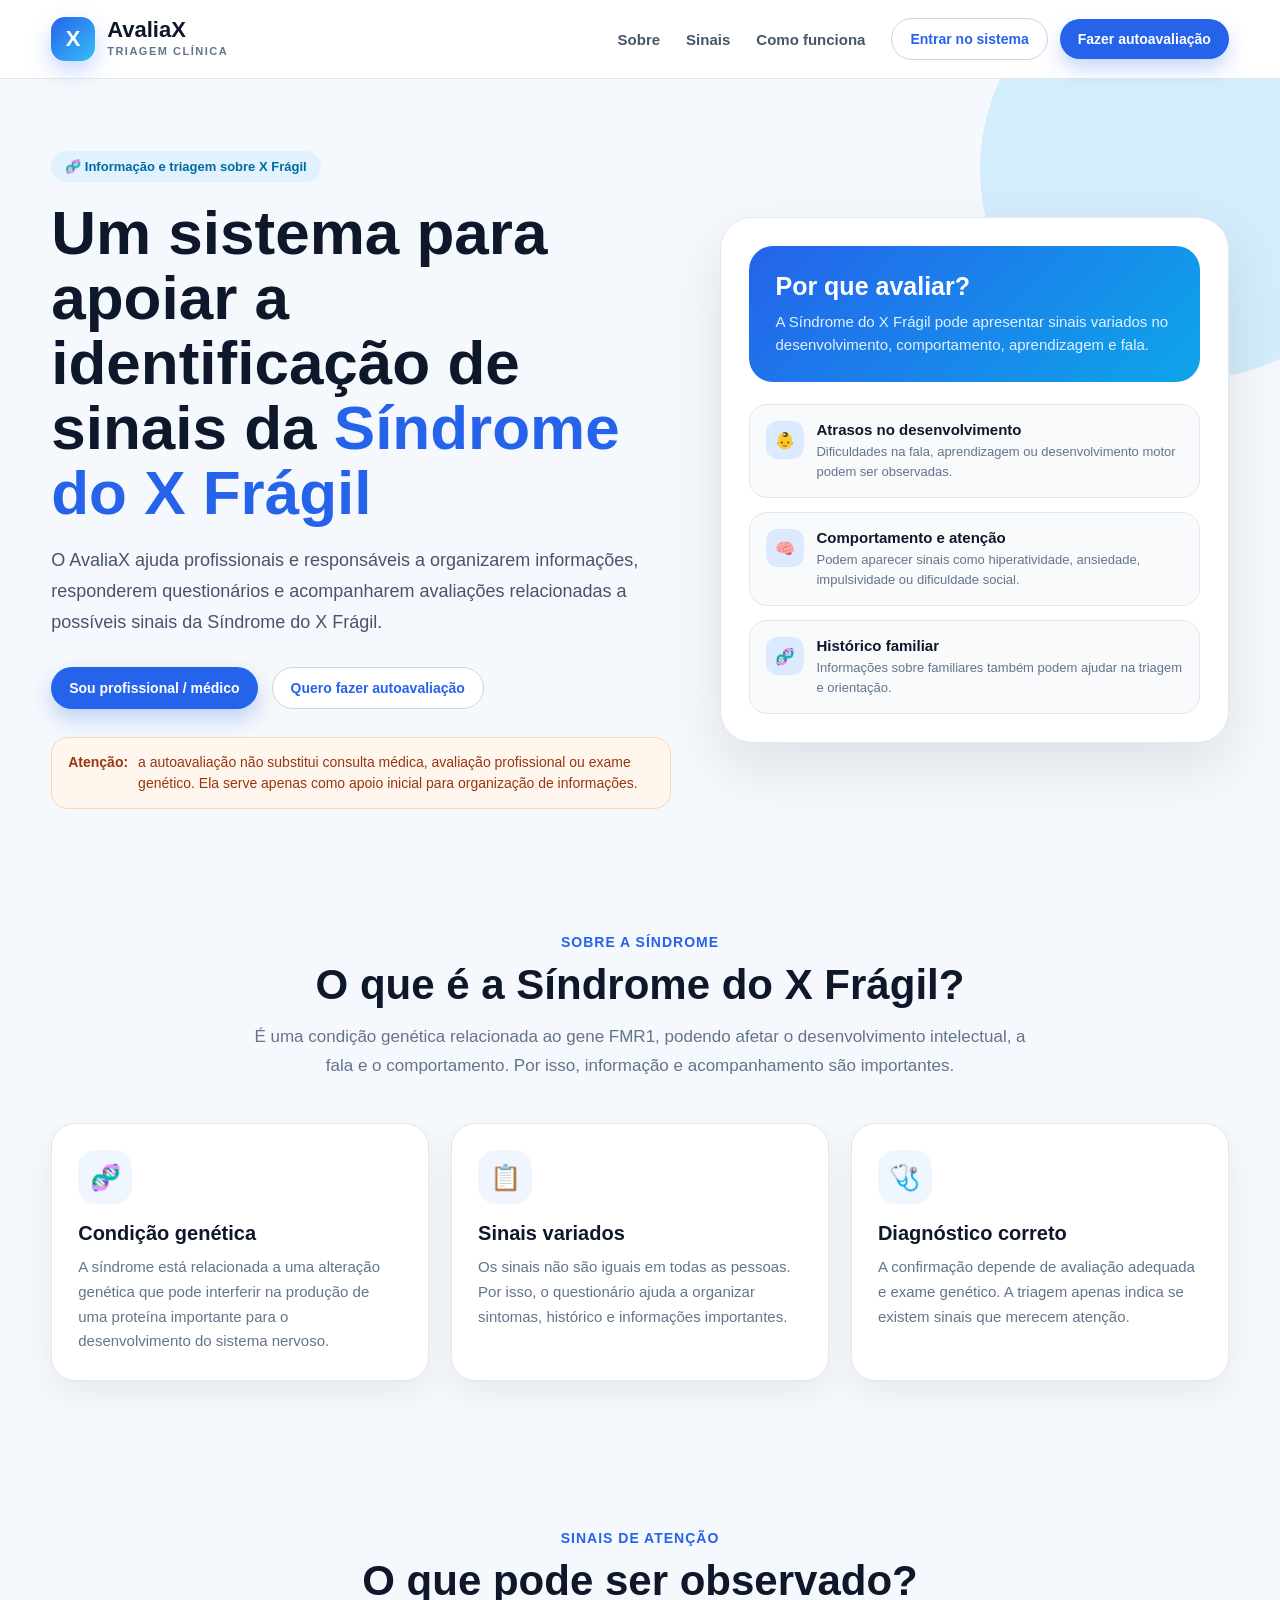
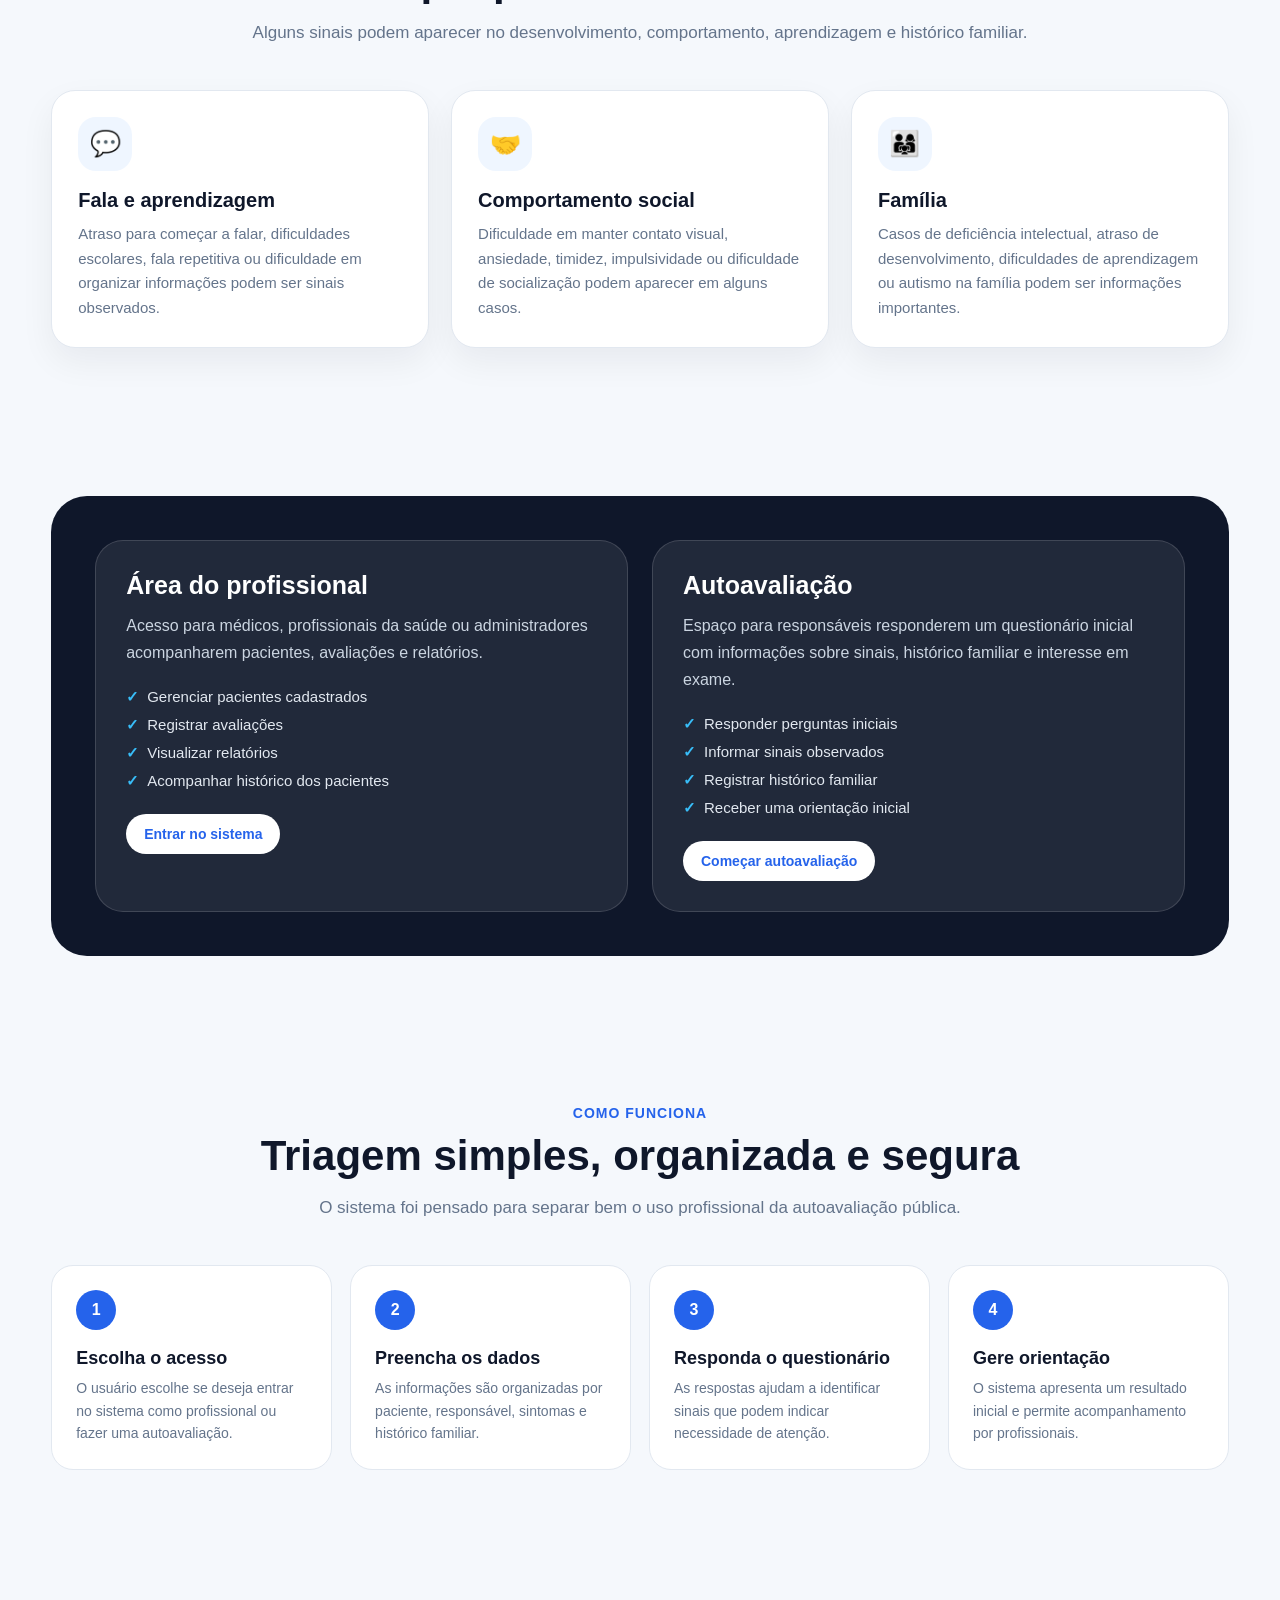
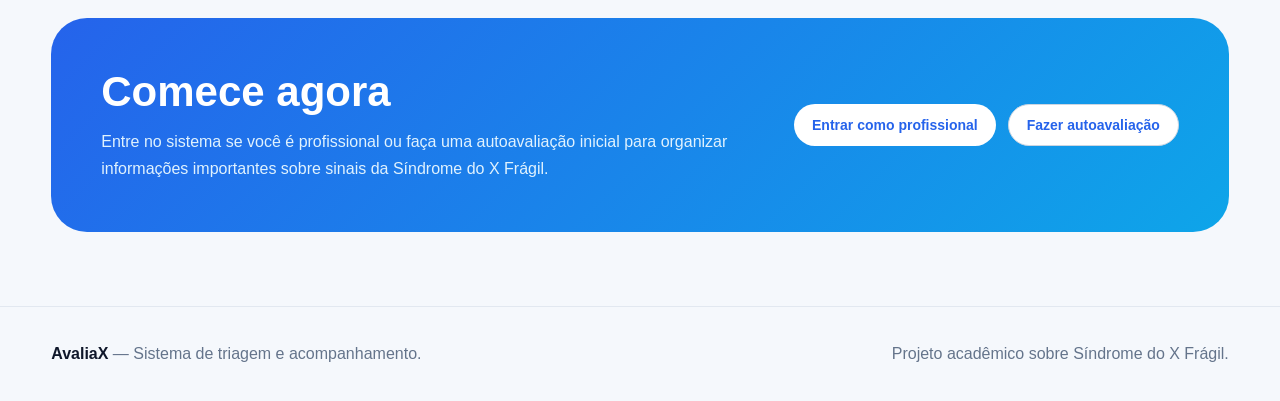
<file: front/tamplates/index.html>
<!DOCTYPE html>
<html lang="pt-BR">
<head>
  <meta charset="UTF-8" />
  <meta name="viewport" content="width=device-width, initial-scale=1.0" />
  <title>AvaliaX | Triagem para Síndrome do X Frágil</title>
  <link rel="stylesheet" href="../static/css/index.css">
</head>

<body>

  <header class="header">
    <div class="container header-content">
      <a href="#" class="logo">
        <div class="logo-icon">X</div>
        <div class="logo-text">
          <h1>AvaliaX</h1>
          <span>TRIAGEM CLÍNICA</span>
        </div>
      </a>

      <button class="mobile-menu-btn" id="mobileMenuBtn">☰</button>

      <nav class="nav" id="navMenu">
        <a href="#sobre">Sobre</a>
        <a href="#sinais">Sinais</a>
        <a href="#como-funciona">Como funciona</a>

        <div class="nav-actions">
          <a href="login.html" class="btn btn-secondary">Entrar no sistema</a>
          <a href="autoavaliacao-paciente.html" class="btn btn-primary">Fazer autoavaliação</a>
        </div>
      </nav>
    </div>
  </header>

  <main>

    <section class="hero">
      <div class="container hero-content">
        <div>
          <div class="badge">🧬 Informação e triagem sobre X Frágil</div>

          <h2>
            Um sistema para apoiar a identificação de sinais da
            <span>Síndrome do X Frágil</span>
          </h2>

          <p>
            O AvaliaX ajuda profissionais e responsáveis a organizarem informações,
            responderem questionários e acompanharem avaliações relacionadas a possíveis
            sinais da Síndrome do X Frágil.
          </p>

          <div class="hero-buttons">
            <a href="login.html" class="btn btn-primary">Sou profissional / médico</a>
            <a href="autoavaliacao.html" class="btn btn-secondary">Quero fazer autoavaliação</a>
          </div>

          <div class="hero-note">
            <strong>Atenção:</strong>
            a autoavaliação não substitui consulta médica, avaliação profissional ou exame genético.
            Ela serve apenas como apoio inicial para organização de informações.
          </div>
        </div>

        <div class="hero-card">
          <div class="hero-card-header">
            <h3>Por que avaliar?</h3>
            <p>
              A Síndrome do X Frágil pode apresentar sinais variados no desenvolvimento,
              comportamento, aprendizagem e fala.
            </p>
          </div>

          <div class="mini-list">
            <div class="mini-item">
              <div class="mini-icon">👶</div>
              <div>
                <h4>Atrasos no desenvolvimento</h4>
                <p>Dificuldades na fala, aprendizagem ou desenvolvimento motor podem ser observadas.</p>
              </div>
            </div>

            <div class="mini-item">
              <div class="mini-icon">🧠</div>
              <div>
                <h4>Comportamento e atenção</h4>
                <p>Podem aparecer sinais como hiperatividade, ansiedade, impulsividade ou dificuldade social.</p>
              </div>
            </div>

            <div class="mini-item">
              <div class="mini-icon">🧬</div>
              <div>
                <h4>Histórico familiar</h4>
                <p>Informações sobre familiares também podem ajudar na triagem e orientação.</p>
              </div>
            </div>
          </div>
        </div>
      </div>
    </section>

    <section class="section" id="sobre">
      <div class="container">
        <div class="section-title">
          <span>Sobre a síndrome</span>
          <h2>O que é a Síndrome do X Frágil?</h2>
          <p>
            É uma condição genética relacionada ao gene FMR1, podendo afetar o desenvolvimento
            intelectual, a fala e o comportamento. Por isso, informação e acompanhamento são importantes.
          </p>
        </div>

        <div class="cards">
          <div class="info-card">
            <div class="card-icon">🧬</div>
            <h3>Condição genética</h3>
            <p>
              A síndrome está relacionada a uma alteração genética que pode interferir na produção
              de uma proteína importante para o desenvolvimento do sistema nervoso.
            </p>
          </div>

          <div class="info-card">
            <div class="card-icon">📋</div>
            <h3>Sinais variados</h3>
            <p>
              Os sinais não são iguais em todas as pessoas. Por isso, o questionário ajuda a organizar
              sintomas, histórico e informações importantes.
            </p>
          </div>

          <div class="info-card">
            <div class="card-icon">🩺</div>
            <h3>Diagnóstico correto</h3>
            <p>
              A confirmação depende de avaliação adequada e exame genético. A triagem apenas indica
              se existem sinais que merecem atenção.
            </p>
          </div>
        </div>
      </div>
    </section>

    <section class="section" id="sinais">
      <div class="container">
        <div class="section-title">
          <span>Sinais de atenção</span>
          <h2>O que pode ser observado?</h2>
          <p>
            Alguns sinais podem aparecer no desenvolvimento, comportamento, aprendizagem e histórico familiar.
          </p>
        </div>

        <div class="cards">
          <div class="info-card">
            <div class="card-icon">💬</div>
            <h3>Fala e aprendizagem</h3>
            <p>
              Atraso para começar a falar, dificuldades escolares, fala repetitiva ou dificuldade em
              organizar informações podem ser sinais observados.
            </p>
          </div>

          <div class="info-card">
            <div class="card-icon">🤝</div>
            <h3>Comportamento social</h3>
            <p>
              Dificuldade em manter contato visual, ansiedade, timidez, impulsividade ou dificuldade
              de socialização podem aparecer em alguns casos.
            </p>
          </div>

          <div class="info-card">
            <div class="card-icon">👨‍👩‍👧</div>
            <h3>Família</h3>
            <p>
              Casos de deficiência intelectual, atraso de desenvolvimento, dificuldades de aprendizagem
              ou autismo na família podem ser informações importantes.
            </p>
          </div>
        </div>
      </div>
    </section>

    <section class="section" id="acesso">
      <div class="container">
        <div class="paths">
          <div class="path-card">
            <h3>Área do profissional</h3>
            <p>
              Acesso para médicos, profissionais da saúde ou administradores acompanharem pacientes,
              avaliações e relatórios.
            </p>

            <ul>
              <li>Gerenciar pacientes cadastrados</li>
              <li>Registrar avaliações</li>
              <li>Visualizar relatórios</li>
              <li>Acompanhar histórico dos pacientes</li>
            </ul>

            <a href="login.html" class="btn btn-white">Entrar no sistema</a>
          </div>

          <div class="path-card">
            <h3>Autoavaliação</h3>
            <p>
              Espaço para responsáveis responderem um questionário inicial com informações sobre sinais,
              histórico familiar e interesse em exame.
            </p>

            <ul>
              <li>Responder perguntas iniciais</li>
              <li>Informar sinais observados</li>
              <li>Registrar histórico familiar</li>
              <li>Receber uma orientação inicial</li>
            </ul>

            <a href="autoavaliacao.html" class="btn btn-white">Começar autoavaliação</a>
          </div>
        </div>
      </div>
    </section>

    <section class="section" id="como-funciona">
      <div class="container">
        <div class="section-title">
          <span>Como funciona</span>
          <h2>Triagem simples, organizada e segura</h2>
          <p>
            O sistema foi pensado para separar bem o uso profissional da autoavaliação pública.
          </p>
        </div>

        <div class="steps">
          <div class="step">
            <div class="step-number">1</div>
            <h3>Escolha o acesso</h3>
            <p>
              O usuário escolhe se deseja entrar no sistema como profissional ou fazer uma autoavaliação.
            </p>
          </div>

          <div class="step">
            <div class="step-number">2</div>
            <h3>Preencha os dados</h3>
            <p>
              As informações são organizadas por paciente, responsável, sintomas e histórico familiar.
            </p>
          </div>

          <div class="step">
            <div class="step-number">3</div>
            <h3>Responda o questionário</h3>
            <p>
              As respostas ajudam a identificar sinais que podem indicar necessidade de atenção.
            </p>
          </div>

          <div class="step">
            <div class="step-number">4</div>
            <h3>Gere orientação</h3>
            <p>
              O sistema apresenta um resultado inicial e permite acompanhamento por profissionais.
            </p>
          </div>
        </div>
      </div>
    </section>

    <section class="section">
      <div class="container">
        <div class="cta">
          <div>
            <h2>Comece agora</h2>
            <p>
              Entre no sistema se você é profissional ou faça uma autoavaliação inicial para organizar
              informações importantes sobre sinais da Síndrome do X Frágil.
            </p>
          </div>

          <div class="cta-actions">
            <a href="login.html" class="btn btn-white">Entrar como profissional</a>
            <a href="autoavaliacao.html" class="btn btn-secondary">Fazer autoavaliação</a>
          </div>
        </div>
      </div>
    </section>

  </main>

  <footer class="footer">
    <div class="container footer-content">
      <p><strong>AvaliaX</strong> — Sistema de triagem e acompanhamento.</p>
      <p>Projeto acadêmico sobre Síndrome do X Frágil.</p>
    </div>
  </footer>

  <script>
    const mobileMenuBtn = document.getElementById("mobileMenuBtn");
    const navMenu = document.getElementById("navMenu");

    mobileMenuBtn.addEventListener("click", () => {
      navMenu.classList.toggle("show");

      if (navMenu.classList.contains("show")) {
        mobileMenuBtn.textContent = "×";
      } else {
        mobileMenuBtn.textContent = "☰";
      }
    });
  </script>

</body>
</html>
</file>
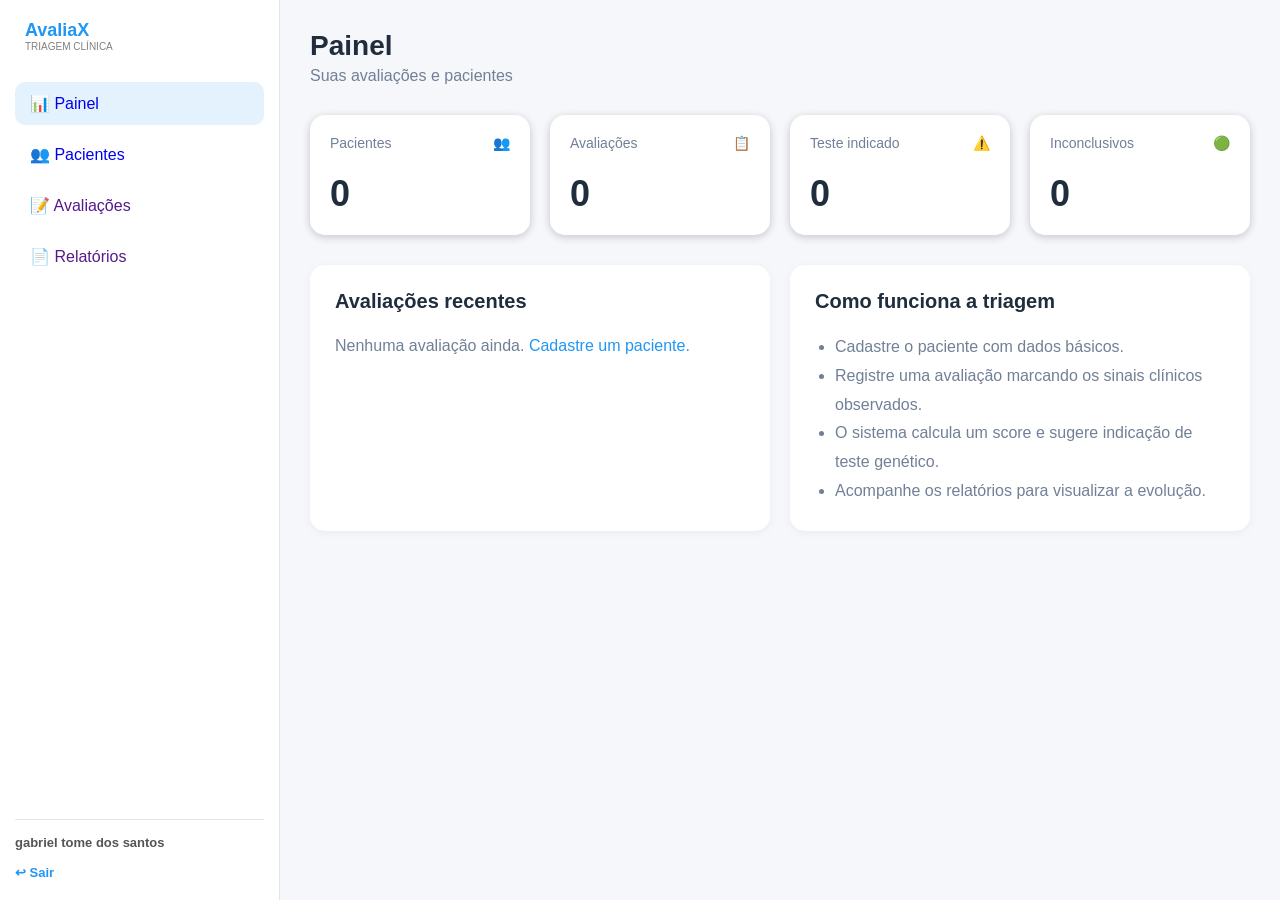
<file: server/src/main/resources/static/index.html>
<!DOCTYPE html>
<html lang="en">

<head>
    <meta charset="UTF-8">
    <meta name="viewport" content="width=device-width, initial-scale=1.0">
    <title>Document</title>
    <link rel="stylesheet" href="main.css">
</head>

<body>
    <aside class="sidebar">
        <div>
            <div class="logo">
                <div class="logo-icon"></div>
                <div class="logo-text">
                    <h2>AvaliaX</h2>
                    <p>TRIAGEM CLÍNICA</p>
                </div>
            </div>
            <ul class="menu">
                <li class="active"><a href="index.html">📊 Painel</a></li>
                <li><a href="pacientes.html">👥 Pacientes</a></li>
                <li><a href="">📝 Avaliações</a></li>
                <li><a href="">📄 Relatórios</a></li>
            </ul>
        </div>
        <div class="user-box">
            <div class="info-user">
                <strong>gabriel tome dos santos</strong>
            </div>
            <div class="logout">↩ Sair</div>
        </div>
    </aside>
    <main class="main">
        <div class="header">
            <h1>Painel</h1>
            <p>Suas avaliações e pacientes</p>
        </div>


        <div class="cards">
            <div class="card">
                <div class="card-title">
                    <span>Pacientes</span>
                    <span>👥</span>
                </div>
                <div class="card-value">0</div>
            </div>

            <div class="card">
                <div class="card-title">
                    <span>Avaliações</span>
                    <span>📋</span>
                </div>
                <div class="card-value">0</div>
            </div>

            <div class="card">
                <div class="card-title">
                    <span>Teste indicado</span>
                    <span>⚠️</span>
                </div>
                <div class="card-value">0</div>
            </div>

            <div class="card">
                <div class="card-title">
                    <span>Inconclusivos</span>
                    <span>🟢</span>
                </div>
                <div class="card-value">0</div>
            </div>
        </div>

        <div class="bottom-sections">
            <div class="section">
                <h3>Avaliações recentes</h3>
                <p>Nenhuma avaliação ainda. <a href="#">Cadastre um paciente.</a></p>
            </div>

            <div class="section">
                <h3>Como funciona a triagem</h3>
                <ul class="triagem-list">
                    <li>Cadastre o paciente com dados básicos.</li>
                    <li>Registre uma avaliação marcando os sinais clínicos observados.</li>
                    <li>O sistema calcula um score e sugere indicação de teste genético.</li>
                    <li>Acompanhe os relatórios para visualizar a evolução.</li>
                </ul>
            </div>
        </div>
    </main>
</body>

</html>
</file>
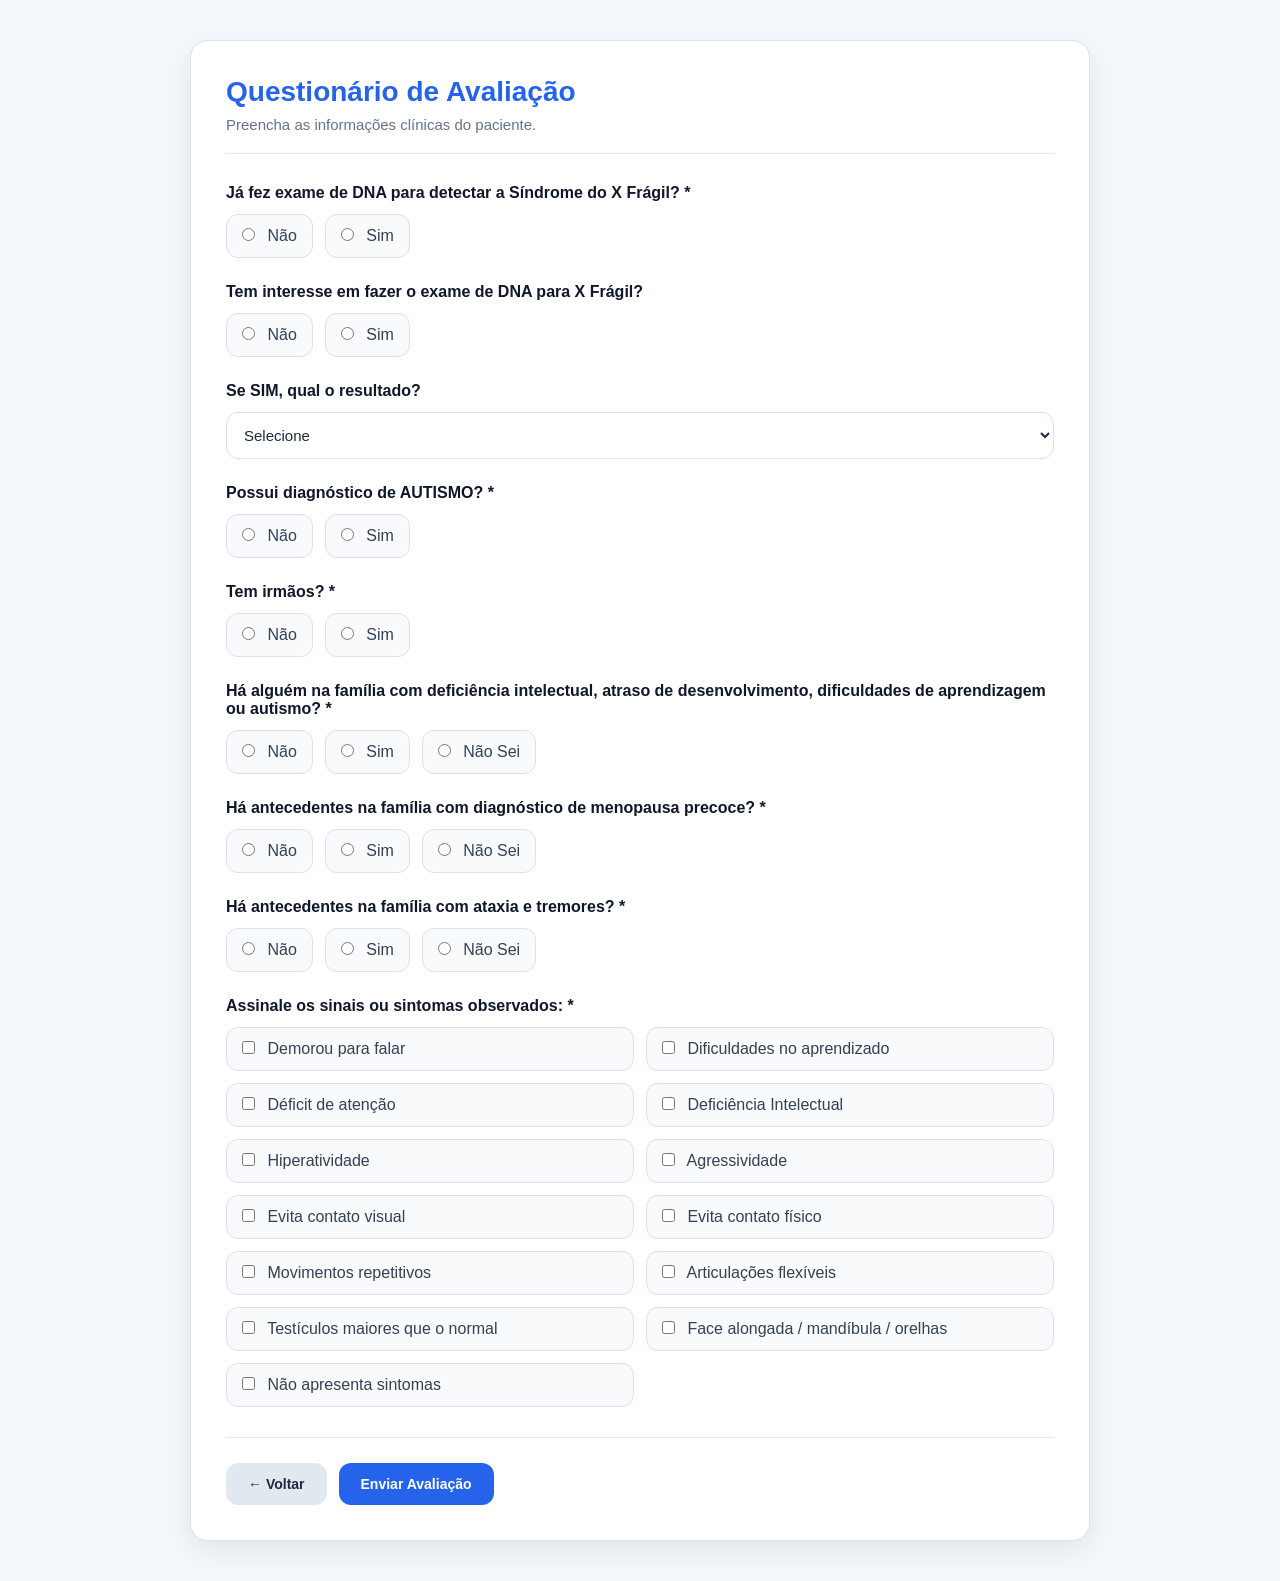
<file: front/tamplates/autoavaliacao-avaliacao.html>
<!DOCTYPE html>
<html lang="pt-BR">
<head>
    <meta charset="UTF-8">
    <meta name="viewport" content="width=device-width, initial-scale=1.0">
    <title>Autoavaliação — Questionário</title>
    <link rel="stylesheet" href="../static/css/formavaliacao.css">
    <link rel="stylesheet" href="../static/css/autoavaliacaoStyle.css">
</head>
<body>

<main class="container">
    <form id="formAvaliacao" class="form-card">

        <div class="form-header">
            <h1>Questionário de Avaliação</h1>
            <p>Preencha as informações clínicas do paciente.</p>
        </div>

        <section class="question">
            <label>Já fez exame de DNA para detectar a Síndrome do X Frágil? *</label>
            <div class="radio-group">
                <label><input type="radio" name="fezExameDNA" value="NAO" required> Não</label>
                <label><input type="radio" name="fezExameDNA" value="SIM"> Sim</label>
            </div>
        </section>

        <section class="question">
            <label>Tem interesse em fazer o exame de DNA para X Frágil?</label>
            <div class="radio-group">
                <label><input type="radio" name="interesseExameDNA" value="NAO"> Não</label>
                <label><input type="radio" name="interesseExameDNA" value="SIM"> Sim</label>
            </div>
        </section>

        <section class="question">
            <label>Se SIM, qual o resultado?</label>
            <select name="resultadoDNA">
                <option value="">Selecione</option>
                <option value="MUTACAO_COMPLETA">Mutação Completa (+200 repetições)</option>
                <option value="PRE_MUTACAO">Pré-mutação (55 a 199 repetições)</option>
                <option value="ZONA_GRAY">Zona Gray/Intermediária (45 a 54 repetições)</option>
                <option value="MOSAICISMO">Mosaicismo</option>
                <option value="NEGATIVO_XF">Negativo para XF (até 39 repetições)</option>
                <option value="NAO_SEI">Não Sei</option>
            </select>
        </section>

        <section class="question">
            <label>Possui diagnóstico de AUTISMO? *</label>
            <div class="radio-group">
                <label><input type="radio" name="autismo" value="NAO" required> Não</label>
                <label><input type="radio" name="autismo" value="SIM"> Sim</label>
            </div>
        </section>

        <section class="question">
            <label>Tem irmãos? *</label>
            <div class="radio-group">
                <label><input type="radio" name="irmaos" value="NAO" required> Não</label>
                <label><input type="radio" name="irmaos" value="SIM"> Sim</label>
            </div>
        </section>

        <section class="question">
            <label>Há alguém na família com deficiência intelectual, atraso de desenvolvimento, dificuldades de aprendizagem ou autismo? *</label>
            <div class="radio-group">
                <label><input type="radio" name="historicoFamiliarNeuro" value="NAO" required> Não</label>
                <label><input type="radio" name="historicoFamiliarNeuro" value="SIM"> Sim</label>
                <label><input type="radio" name="historicoFamiliarNeuro" value="NAO_SEI"> Não Sei</label>
            </div>
        </section>

        <section class="question">
            <label>Há antecedentes na família com diagnóstico de menopausa precoce? *</label>
            <div class="radio-group">
                <label><input type="radio" name="menopausaPrecoce" value="NAO" required> Não</label>
                <label><input type="radio" name="menopausaPrecoce" value="SIM"> Sim</label>
                <label><input type="radio" name="menopausaPrecoce" value="NAO_SEI"> Não Sei</label>
            </div>
        </section>

        <section class="question">
            <label>Há antecedentes na família com ataxia e tremores? *</label>
            <div class="radio-group">
                <label><input type="radio" name="ataxiaTremores" value="NAO" required> Não</label>
                <label><input type="radio" name="ataxiaTremores" value="SIM"> Sim</label>
                <label><input type="radio" name="ataxiaTremores" value="NAO_SEI"> Não Sei</label>
            </div>
        </section>

        <section class="question">
            <label>Assinale os sinais ou sintomas observados: *</label>
            <div class="checkbox-grid">
                <label><input type="checkbox" name="sintomas" value="Atraso na fala"> Demorou para falar</label>
                <label><input type="checkbox" name="sintomas" value="Dificuldades de aprendizado"> Dificuldades no aprendizado</label>
                <label><input type="checkbox" name="sintomas" value="Déficit de atenção"> Déficit de atenção</label>
                <label><input type="checkbox" name="sintomas" value="Deficiência intelectual"> Deficiência Intelectual</label>
                <label><input type="checkbox" name="sintomas" value="Hiperatividade"> Hiperatividade</label>
                <label><input type="checkbox" name="sintomas" value="Agressividade"> Agressividade</label>
                <label><input type="checkbox" name="sintomas" value="Evita contato visual"> Evita contato visual</label>
                <label><input type="checkbox" name="sintomas" value="Evita contato físico"> Evita contato físico</label>
                <label><input type="checkbox" name="sintomas" value="Movimentos repetitivos"> Movimentos repetitivos</label>
                <label><input type="checkbox" name="sintomas" value="Hipermobilidade articular"> Articulações flexíveis</label>
                <label><input type="checkbox" name="sintomas" value="Macroorquidismo"> Testículos maiores que o normal</label>
                <label><input type="checkbox" name="sintomas" value="Face alongada/orelhas"> Face alongada / mandíbula / orelhas</label>
                <label><input type="checkbox" name="sintomas" value="NENHUM"> Não apresenta sintomas</label>
            </div>
        </section>

        <div id="msgConfirmacao" class="msg-confirmacao" style="display:none">
            <div class="msg-icone">✅</div>
            <h2>Avaliação enviada com sucesso!</h2>
            <p>Obrigado por preencher o questionário. Suas informações foram registradas.</p>
            <a href="index.html" class="btn-voltar-inicio">Voltar ao início</a>
        </div>

        <div class="form-actions" id="formActions">
            <button type="button" class="btn-limpar" onclick="window.location.href='autoavaliacao-paciente.html'">← Voltar</button>
            <button type="submit" class="btn-salvar">Enviar Avaliação</button>
        </div>

    </form>
</main>

<script src="../static/js/autoavaliacao-avaliacao.js"></script>
</body>
</html>
</file>
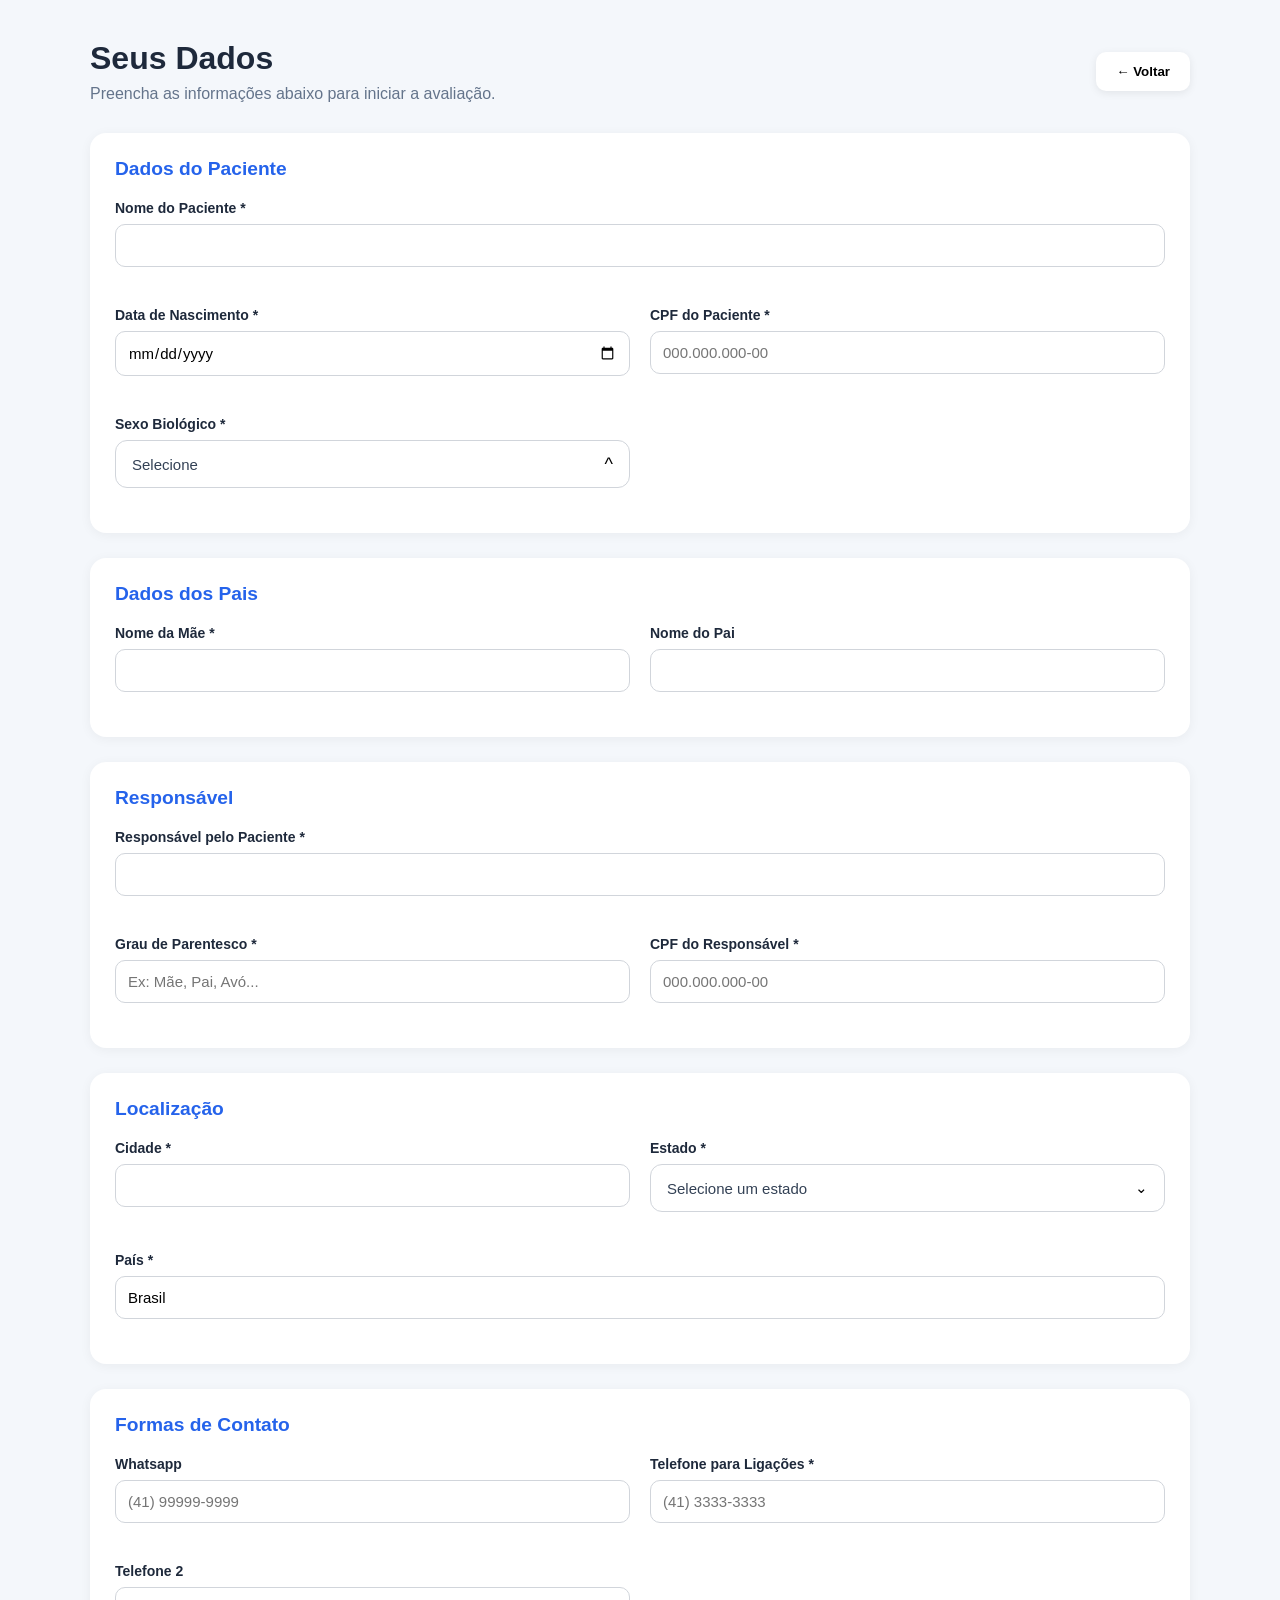
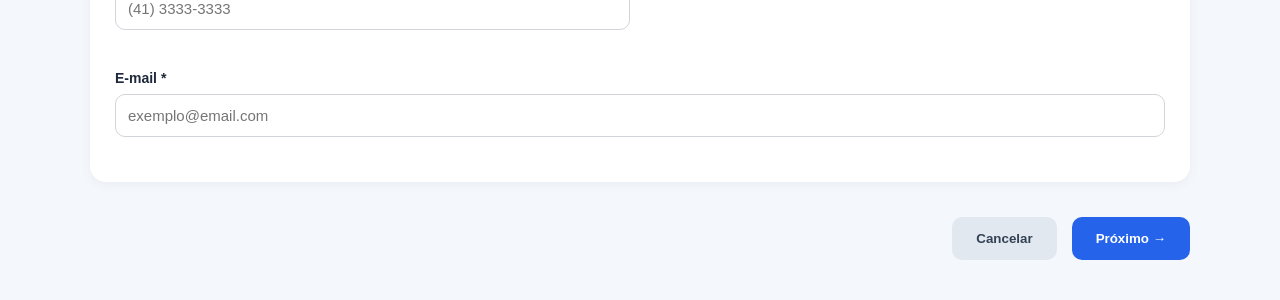
<file: front/tamplates/autoavaliacao-paciente.html>
<!DOCTYPE html>
<html lang="pt-BR">
<head>
    <meta charset="UTF-8">
    <meta name="viewport" content="width=device-width, initial-scale=1.0">
    <title>Autoavaliação — Dados do Paciente</title>
    <link rel="stylesheet" href="../static/css/frompaciente.css">
</head>
<body>

    <main class="container">

        <div class="topo">
            <div>
                <h1>Seus Dados</h1>
                <p>Preencha as informações abaixo para iniciar a avaliação.</p>
            </div>
            <button class="btn-voltar" onclick="window.location.href='index.html'">← Voltar</button>
        </div>

        <form class="formulario" id="formPaciente">

            <section class="secao">
                <h2>Dados do Paciente</h2>
                <div class="grid">

                    <div class="campo campo-inteiro">
                        <label for="nomePaciente">Nome do Paciente *</label>
                        <input type="text" id="nomePaciente">
                        <small class="erro" id="erro-nome"></small>
                    </div>

                    <div class="campo">
                        <label for="dataNascimento">Data de Nascimento *</label>
                        <input type="date" id="dataNascimento">
                        <small class="erro" id="erro-dataNascimento"></small>
                    </div>

                    <div class="campo">
                        <label for="cpfPaciente">CPF do Paciente *</label>
                        <input type="text" id="cpfPaciente" placeholder="000.000.000-00">
                        <small class="erro" id="erro-CPF_paciente"></small>
                    </div>

                    <div class="campo">
                        <label>Sexo Biológico *</label>
                        <div class="custom-select" id="sexoSelect">
                            <button type="button" class="select-btn">
                                <span class="selected-value">Selecione</span>
                                <span class="arrow">^</span>
                            </button>
                            <ul class="options">
                                <li data-value="M">Masculino</li>
                                <li data-value="F">Feminino</li>
                            </ul>
                            <input type="hidden" name="sexo" id="sexo" required>
                            <small class="erro" id="erro-genero"></small>
                        </div>
                    </div>

                </div>
            </section>

            <section class="secao">
                <h2>Dados dos Pais</h2>
                <div class="grid">

                    <div class="campo">
                        <label for="nomeMae">Nome da Mãe *</label>
                        <input type="text" id="nomeMae">
                        <small class="erro" id="erro-nomeMae"></small>
                    </div>

                    <div class="campo">
                        <label for="nomePai">Nome do Pai</label>
                        <input type="text" id="nomePai">
                        <small class="erro" id="erro-nomePai"></small>
                    </div>

                </div>
            </section>

            <section class="secao">
                <h2>Responsável</h2>
                <div class="grid">

                    <div class="campo campo-inteiro">
                        <label for="responsavel">Responsável pelo Paciente *</label>
                        <input type="text" id="responsavel">
                        <small class="erro" id="erro-responsavel.nome"></small>
                    </div>

                    <div class="campo">
                        <label for="parentesco">Grau de Parentesco *</label>
                        <input type="text" id="parentesco" placeholder="Ex: Mãe, Pai, Avó...">
                        <small class="erro" id="erro-responsavel.grauParentesco"></small>
                    </div>

                    <div class="campo">
                        <label for="cpf">CPF do Responsável *</label>
                        <input type="text" id="cpf" placeholder="000.000.000-00">
                        <small class="erro" id="erro-responsavel.CPF_responsavel"></small>
                    </div>

                </div>
            </section>

            <section class="secao">
                <h2>Localização</h2>
                <div class="grid">

                    <div class="campo">
                        <label for="cidade">Cidade *</label>
                        <input type="text" id="cidade">
                        <small class="erro" id="erro-responsavel.cidade"></small>
                    </div>

                    <div class="campo">
                        <label>Estado *</label>
                        <div class="search-select" id="estadoSelect">
                            <button type="button" class="select-btn">
                                <span class="selected-value">Selecione um estado</span>
                                <span>⌄</span>
                            </button>
                            <div class="dropdown">
                                <input type="text" class="search-input" placeholder="Pesquisar estado...">
                                <ul class="options-estado">
                                    <li data-value="AC">AC - Acre</li>
                                    <li data-value="AL">AL - Alagoas</li>
                                    <li data-value="AP">AP - Amapá</li>
                                    <li data-value="AM">AM - Amazonas</li>
                                    <li data-value="BA">BA - Bahia</li>
                                    <li data-value="CE">CE - Ceará</li>
                                    <li data-value="DF">DF - Distrito Federal</li>
                                    <li data-value="ES">ES - Espírito Santo</li>
                                    <li data-value="GO">GO - Goiás</li>
                                    <li data-value="MA">MA - Maranhão</li>
                                    <li data-value="MT">MT - Mato Grosso</li>
                                    <li data-value="MS">MS - Mato Grosso do Sul</li>
                                    <li data-value="MG">MG - Minas Gerais</li>
                                    <li data-value="PA">PA - Pará</li>
                                    <li data-value="PB">PB - Paraíba</li>
                                    <li data-value="PR">PR - Paraná</li>
                                    <li data-value="PE">PE - Pernambuco</li>
                                    <li data-value="PI">PI - Piauí</li>
                                    <li data-value="RJ">RJ - Rio de Janeiro</li>
                                    <li data-value="RN">RN - Rio Grande do Norte</li>
                                    <li data-value="RS">RS - Rio Grande do Sul</li>
                                    <li data-value="RO">RO - Rondônia</li>
                                    <li data-value="RR">RR - Roraima</li>
                                    <li data-value="SC">SC - Santa Catarina</li>
                                    <li data-value="SP">SP - São Paulo</li>
                                    <li data-value="SE">SE - Sergipe</li>
                                    <li data-value="TO">TO - Tocantins</li>
                                </ul>
                            </div>
                            <input type="hidden" id="estado" name="estado">
                            <small class="erro" id="erro-responsavel.estado"></small>
                        </div>
                    </div>

                    <div class="campo campo-inteiro">
                        <label for="pais">País *</label>
                        <input type="text" id="pais" value="Brasil">
                        <small class="erro" id="erro-responsavel.pais"></small>
                    </div>

                </div>
            </section>

            <section class="secao">
                <h2>Formas de Contato</h2>
                <div class="grid">

                    <div class="campo">
                        <label for="whatsapp">Whatsapp</label>
                        <input type="text" id="whatsapp" placeholder="(41) 99999-9999">
                        <small class="erro" id="erro-responsavel.whatsapp"></small>
                    </div>

                    <div class="campo">
                        <label for="telefone1">Telefone para Ligações *</label>
                        <input type="text" id="telefone1" placeholder="(41) 3333-3333">
                        <small class="erro" id="erro-responsavel.telefone1"></small>
                    </div>

                    <div class="campo">
                        <label for="telefone2">Telefone 2</label>
                        <input type="text" id="telefone2" placeholder="(41) 3333-3333">
                        <small class="erro" id="erro-responsavel.telefone2"></small>
                    </div>

                    <div class="campo campo-inteiro">
                        <label for="email">E-mail *</label>
                        <input type="email" id="email" placeholder="exemplo@email.com">
                        <small class="erro" id="erro-responsavel.email"></small>
                    </div>

                </div>
            </section>

            <div class="acoes">
                <button type="button" class="btn-cancelar" onclick="window.location.href='index.html'">Cancelar</button>
                <button type="submit" class="btn-salvar">Próximo →</button>
            </div>

        </form>

    </main>

    <script src="../static/js/autoavaliacao-paciente.js"></script>
</body>
</html>
</file>
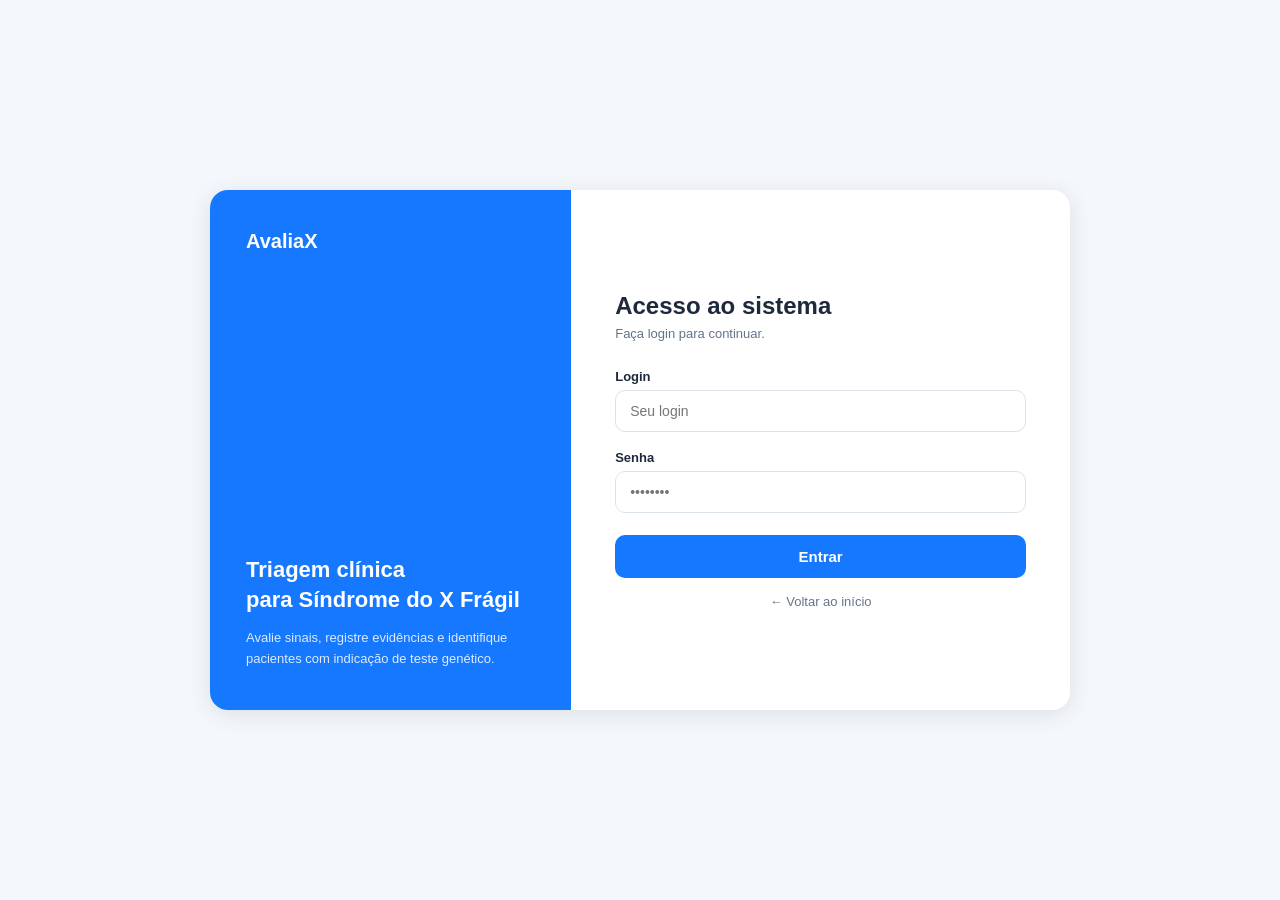
<file: front/tamplates/avaliacoes.html>
<!DOCTYPE html>
<html lang="pt-BR">
<head>
  <meta charset="UTF-8">
  <meta name="viewport" content="width=device-width, initial-scale=1.0">
  <title>Avaliações</title>
  <link rel="stylesheet" href="../static/css/avaliacoesStyle.css">
</head>
<body>

  <aside class="sidebar">
        <div>
            <div class="logo">
                <div class="logo-icon"></div>
                <div class="logo-text">
                    <h2>AvaliaX</h2>
                    <p>TRIAGEM CLÍNICA</p>
                </div>
            </div>
            <ul class="menu">
                <a href="dashboard.html"><li>📊 Painel</li></a>
                <a href="pacientes.html"><li>👥 Pacientes</li></a>
                <a href="avaliacoes.html"><li class="active">📝 Avaliações</li></a>
                <a href="relatorios.html"><li>📄 Relatórios</li></a>
                <a href="usuarios.html" class="admin-only"><li>👤 Usuarios</li></a>
            </ul>
        </div>
        <div class="user-box">
            <div class="info-user" id="info-user">
                <strong></strong>
            </div>
            <div class="logout" id="logout">↩ Sair</div>
        </div>
    </aside>

  <main class="conteudo">
    <header class="topo">
      <div>
        <h1>Histórico de Avaliações</h1>
        <p>Consulte, visualize e edite avaliações realizadas.</p>
      </div>


    </header>

    <section class="cards-resumo">
      <div class="resumo-card">
        <span>Total</span>
        <strong id="totalAvaliacoes">0</strong>
      </div>

      <div class="resumo-card">
        <span>Teste indicado</span>
        <strong id="totalTesteIndicado">0</strong>
      </div>

      <div class="resumo-card">
        <span>Inconclusivas</span>
        <strong id="totalInconclusivo">0</strong>
      </div>
    </section>

    <section class="filtros">
      <input type="text" id="buscarAvaliacao" placeholder="Buscar por paciente...">

      <select id="filtroResultado">
        <option value="">Todos os resultados</option>
        <option value="TESTE_INDICADO">Teste indicado</option>
        <option value="INCONCLUSIVO">Inconclusivo</option>
      </select>
    </section>

    <section id="listaAvaliacoes" class="lista-avaliacoes">
      <p class="mensagem-vazia">Carregando avaliações...</p>
    </section>
  </main>

  <div id="modalAvaliacao" class="modal-overlay">
    <div class="modal">
      <button class="btn-fechar" id="fecharModal">×</button>

      <div id="modoDetalhes">
        <h2 id="detalhePaciente">Detalhes da Avaliação</h2>

        <div class="detalhes-grid">
          <p><strong>Paciente:</strong> <span id="detPaciente"></span></p>
          <p><strong>Usuário:</strong> <span id="detUsuario"></span></p>
          <p><strong>Data:</strong> <span id="detData"></span></p>
          <p><strong>Origem:</strong> <span id="detOrigem"></span></p>
          <p><strong>Score:</strong> <span id="detScore"></span></p>
          <p><strong>Resultado:</strong> <span id="detResultado"></span></p>
        </div>

        <h3>Questionário</h3>

        <div class="detalhes-grid">
          <p><strong>Teste DNA:</strong> <span id="detTesteDna"></span></p>
          <p><strong>Interesse no exame:</strong> <span id="detInteresseExame"></span></p>
          <p><strong>Resultado do exame:</strong> <span id="detResultadoExame"></span></p>
          <p><strong>Diagnóstico autismo:</strong> <span id="detAutismo"></span></p>
          <p><strong>Possui irmãos:</strong> <span id="detIrmaos"></span></p>
          <p><strong>Antecedentes deficiência:</strong> <span id="detDeficiencia"></span></p>
          <p><strong>Antecedentes menopausa:</strong> <span id="detMenopausa"></span></p>
          <p><strong>Antecedentes ataxia:</strong> <span id="detAtaxia"></span></p>
        </div>

        <h3>Sintomas presentes</h3>
        <div id="detSintomas" class="tags"></div>

        <h3>Detalhes</h3>
        <p id="detDetalhes" class="texto-detalhes"></p>

        <div class="modal-acoes">
          <button id="btnEditar" class="btn-editar">Editar avaliação</button>
        </div>
      </div>


    </div>
  </div>
  <script src="../static/js/menuAdmin.js"></script>
  <script src="../static/js/avaliacoes.js"></script>
</body>
</html>
</file>
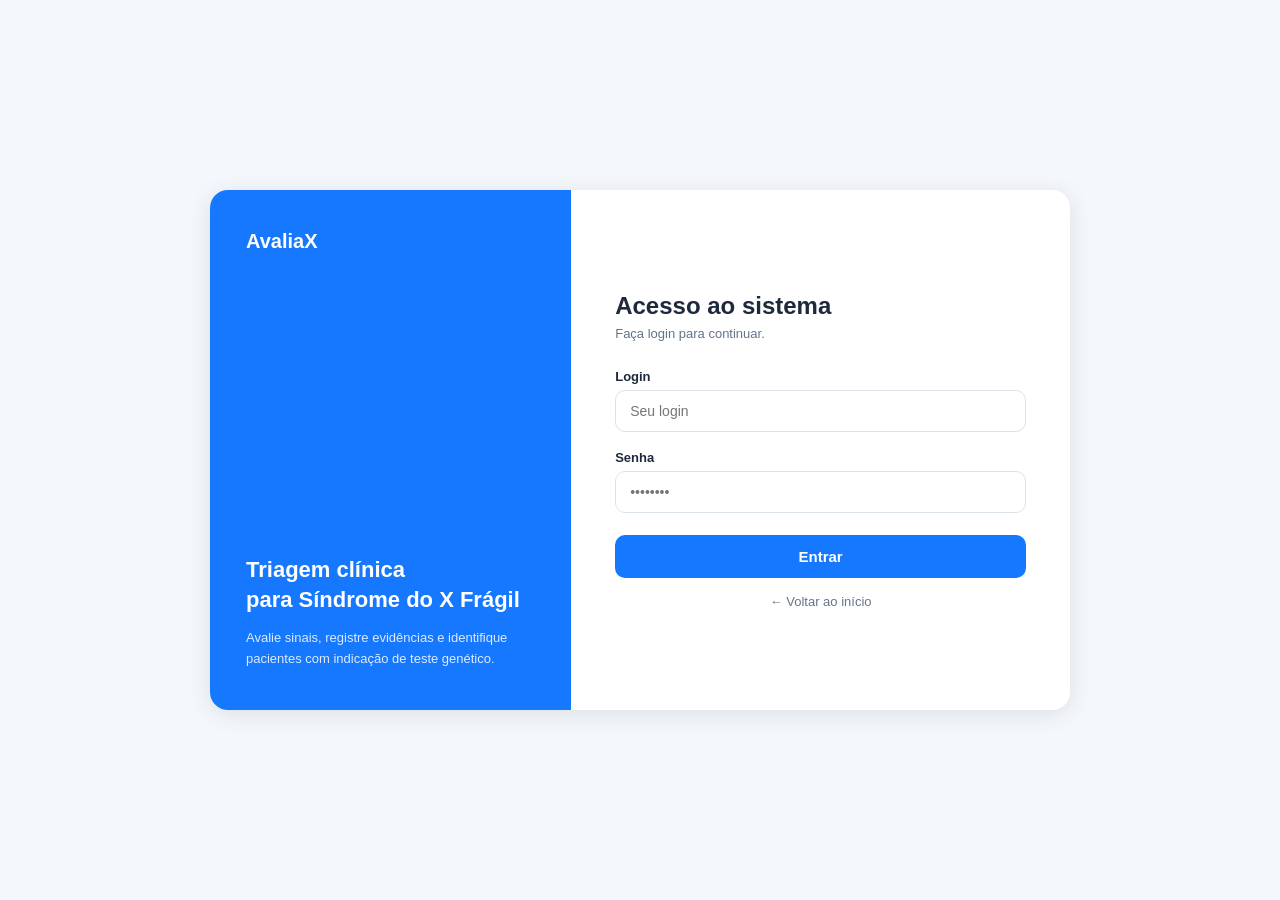
<file: front/tamplates/dashboard.html>
<!DOCTYPE html>
<html lang="en">

<head>
    <meta charset="UTF-8">
    <meta name="viewport" content="width=device-width, initial-scale=1.0">
    <title>Document</title>
    <link rel="stylesheet" href="../static/css/dashboard.css">
</head>

<body>
    <aside class="sidebar">
        <div>
            <div class="logo">
                <div class="logo-icon"></div>
                <div class="logo-text">
                    <h2>AvaliaX</h2>
                    <p>TRIAGEM CLÍNICA</p>
                </div>
            </div>
            <ul class="menu">
                <a href="dashboard.html"><li class="active">📊 Painel</li></a>
                <a href="pacientes.html"><li>👥 Pacientes</li></a>
                <a href="avaliacoes.html"><li>📝 Avaliações</li></a>
                <a href="relatorios.html"><li>📄 Relatórios</li></a>
                <a href="usuarios.html" class="admin-only"><li>👤 Usuarios</li></a>
            </ul>
        </div>
        <div class="user-box">
            <div class="info-user" id="info-user">
                <strong></strong>
            </div>
            <div class="logout" id="logout">↩ Sair</div>
        </div>
    </aside>
    <main class="main">
        <div class="header">
            <h1>Painel</h1>
            <p>Suas avaliações e pacientes</p>
        </div>


        <div class="cards">
            <div class="card">
                <div class="card-title">
                    <span>Pacientes</span>
                    <span>👥</span>
                </div>
                <div class="card-value" id="Total-pacientes">0</div>
            </div>

            <div class="card">
                <div class="card-title">
                    <span>Avaliações</span>
                    <span>📋</span>
                </div>
                <div class="card-value" id="Total-avaliacoes"></div>
            </div>

            <div class="card">
                <div class="card-title">
                    <span>Teste indicado</span>
                    <span>⚠️</span>
                </div>
                <div class="card-value" id="Total-testes-indicados"></div>
            </div>

            <div class="card">
                <div class="card-title">
                    <span>Inconclusivos</span>
                    <span>🟢</span>
                </div>
                <div class="card-value" id="Total-inconclusivo"></div>
            </div>
            
        </div>

        <div class="bottom-sections">
            <div class="section">
                <h3>Avaliações recentes</h3>
                <div id="avaliacao-recente" class="avaliacao-recente">
                    <ul id="lista-pacientes" class="ulPacientes"></ul>
                </div>
            </div>

            <div class="section">
                <h3>Como funciona a triagem</h3>
                <ul class="triagem-list">
                    <li>Cadastre o paciente com dados básicos.</li>
                    <li>Registre uma avaliação marcando os sinais clínicos observados.</li>
                    <li>O sistema calcula um score e sugere indicação de teste genético.</li>
                    <li>Acompanhe os relatórios para visualizar a evolução.</li>
                </ul>
            </div>
        </div>
    </main>
    <script src="../static/js/menuAdmin.js"></script>
    <script src="../static/js/dashboard.js"></script>
</body>

</html>
</file>
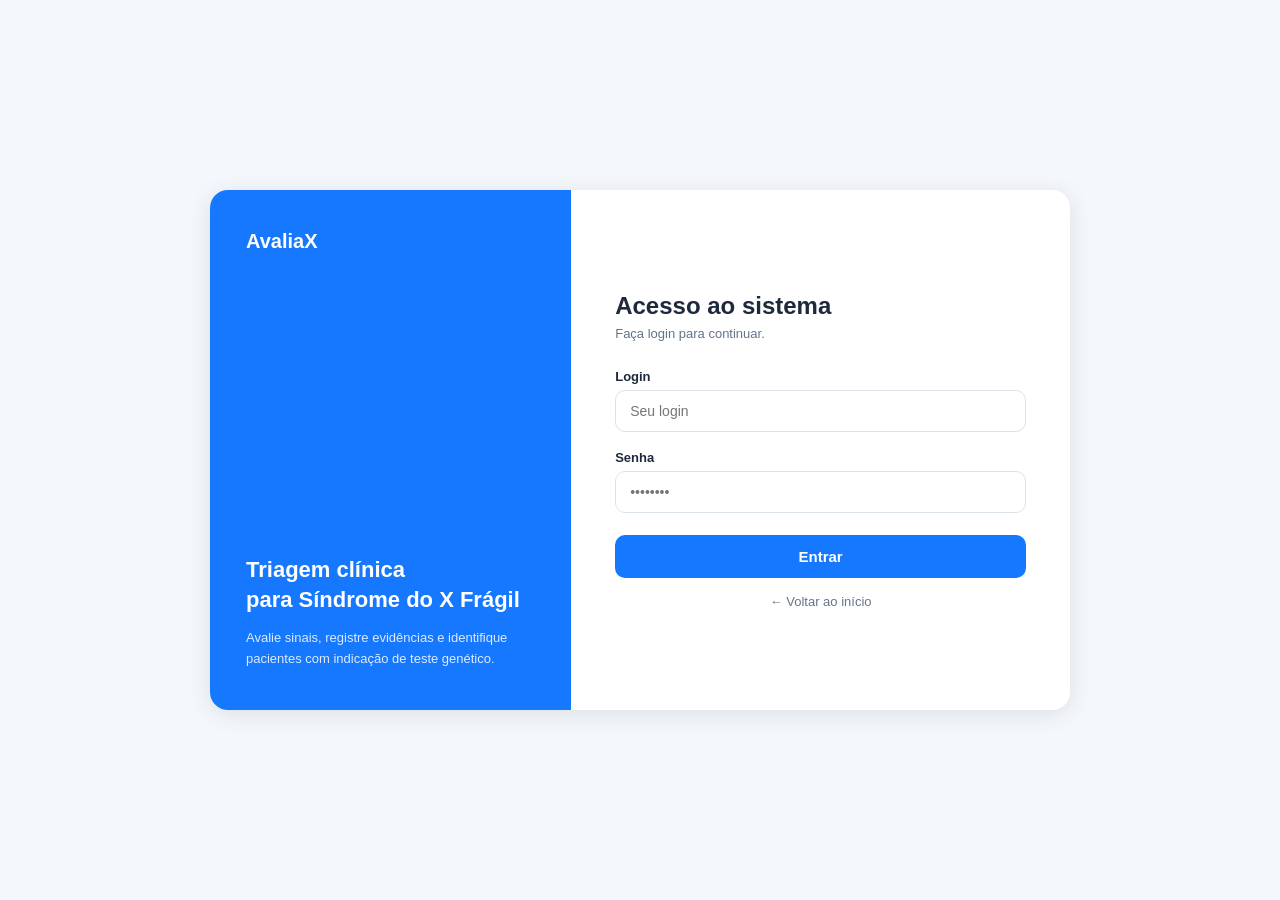
<file: front/tamplates/formavaliacao.html>
<!DOCTYPE html>
<html lang="pt-BR">
<head>
    <meta charset="UTF-8">
    <meta name="viewport" content="width=device-width, initial-scale=1.0">
    <title>Avaliação</title>
    <link rel="stylesheet" href="../static/css/formavaliacao.css">
</head>
<body>

<main class="container">
    <form id="formAvaliacao" class="form-card">

        <div class="form-header">
            <h1 id="tituloFormulario">Questionário de Avaliação</h1>
            <p id="subtituloFormulario">Preencha as informações clínicas do paciente.</p>
        </div>

        <section class="question">
            <label>Já fez exame de DNA para detectar a Síndrome do X Frágil? *</label>
            <div class="radio-group">
                <label><input type="radio" name="testeDna" value="NAO" required> Não</label>
                <label><input type="radio" name="testeDna" value="SIM"> Sim</label>
                <label><input type="radio" name="testeDna" value="NAO_SEI"> Não sei</label>
            </div>
        </section>

        <section class="question">
            <label>Tem interesse em fazer o exame de DNA para X Frágil?</label>
            <div class="radio-group">
                <label><input type="radio" name="interesseExame" value="NAO"> Não</label>
                <label><input type="radio" name="interesseExame" value="SIM"> Sim</label>
                <label><input type="radio" name="interesseExame" value="NAO_SEI"> Não sei</label>
            </div>
        </section>

        <section class="question">
            <label for="resultadoExame">Se SIM, qual o resultado?</label>
            <select id="resultadoExame" name="resultadoExame">
                <option value="">Selecione</option>
                <option value="MUTACAO_COMPLETA">Mutação Completa (+200 repetições)</option>
                <option value="PRE_MUTACAO">Pré-mutação (55 a 199 repetições)</option>
                <option value="ZONA_GRAY">Zona Gray/Intermediária (45 a 54 repetições)</option>
                <option value="MOSAICISMO">Mosaicismo</option>
                <option value="NEGATIVO_XF">Negativo para XF (até 39 repetições)</option>
                <option value="NAO_SEI">Não Sei</option>
            </select>
        </section>

        <section class="question">
            <label>Possui diagnóstico de AUTISMO? *</label>
            <div class="radio-group">
                <label><input type="radio" name="diagnosticoAutismo" value="NAO" required> Não</label>
                <label><input type="radio" name="diagnosticoAutismo" value="SIM"> Sim</label>
                <label><input type="radio" name="diagnosticoAutismo" value="NAO_SEI"> Não sei</label>
            </div>
        </section>

        <section class="question">
            <label>Tem irmãos? *</label>
            <div class="radio-group">
                <label><input type="radio" name="possuiIrmaos" value="NAO" required> Não</label>
                <label><input type="radio" name="possuiIrmaos" value="SIM"> Sim</label>
                <label><input type="radio" name="possuiIrmaos" value="NAO_SEI"> Não sei</label>
            </div>
        </section>

        <section class="question">
            <label>Há alguém na família com deficiência intelectual, atraso de desenvolvimento, dificuldades de aprendizagem ou autismo? *</label>
            <div class="radio-group">
                <label><input type="radio" name="antecedentesDeficiencia" value="NAO" required> Não</label>
                <label><input type="radio" name="antecedentesDeficiencia" value="SIM"> Sim</label>
                <label><input type="radio" name="antecedentesDeficiencia" value="NAO_SEI"> Não sei</label>
            </div>
        </section>

        <section class="question">
            <label>Há antecedentes na família com diagnóstico de menopausa precoce? *</label>
            <div class="radio-group">
                <label><input type="radio" name="antecedentesMenopausa" value="NAO" required> Não</label>
                <label><input type="radio" name="antecedentesMenopausa" value="SIM"> Sim</label>
                <label><input type="radio" name="antecedentesMenopausa" value="NAO_SEI"> Não sei</label>
            </div>
        </section>

        <section class="question">
            <label>Há antecedentes na família com ataxia e tremores? *</label>
            <div class="radio-group">
                <label><input type="radio" name="antecedentesAtaxia" value="NAO" required> Não</label>
                <label><input type="radio" name="antecedentesAtaxia" value="SIM"> Sim</label>
                <label><input type="radio" name="antecedentesAtaxia" value="NAO_SEI"> Não sei</label>
            </div>
        </section>

        <section class="question">
            <label>Assinale os sinais ou sintomas observados:</label>
            <div id="sintomasContainer" class="checkbox-grid"></div>
        </section>

        <section class="question">
            <label for="detalhes">Detalhes / observações</label>
            <textarea 
                id="detalhes" 
                name="detalhes" 
                maxlength="255" 
                placeholder="Digite observações sobre a avaliação..."
            ></textarea>
        </section>

        <div class="form-actions">
            <button type="submit" class="btn-salvar" id="btnSalvarAvaliacao">
                Salvar Avaliação
            </button>

            <button type="reset" class="btn-limpar">
                Limpar
            </button>

            <a href="avaliacoes.html" class="btn-voltar">
                Voltar
            </a>
        </div>

    </form>
</main>

<script src="../static/js/formavaliacao.js"></script>
</body>
</html>
</file>
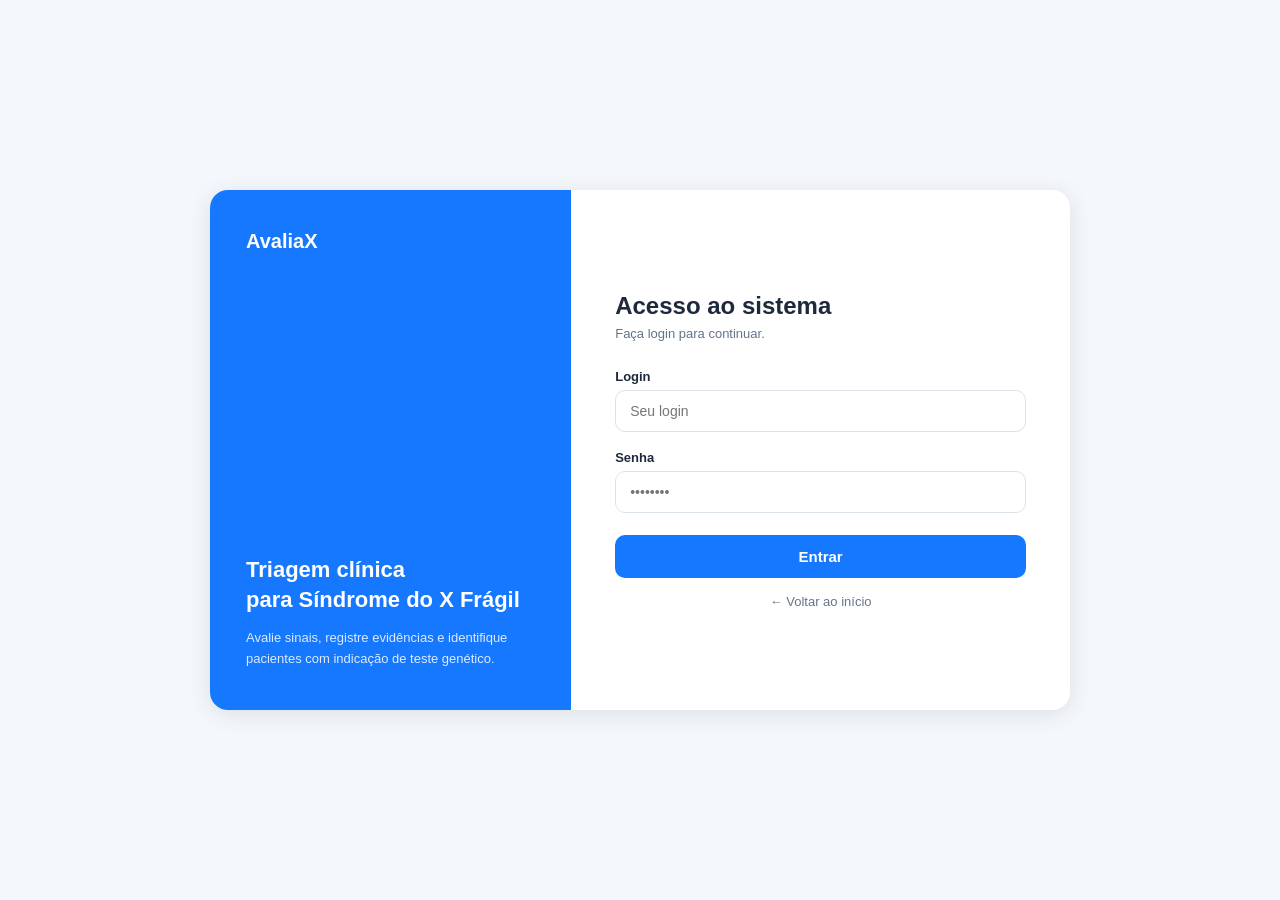
<file: front/tamplates/formpaciente.html>
<!DOCTYPE html>
<html lang="pt-BR">
<head>
    <meta charset="UTF-8">
    <meta name="viewport" content="width=device-width, initial-scale=1.0">
    <title>Cadastro de Paciente</title>
    <link rel="stylesheet" href="../static/css/frompaciente.css">
</head>
<body>

    <main class="container">

        <div class="topo">
            <div>
                <h1>Cadastro de Paciente</h1>
                <p>Preencha as informações abaixo para registrar um novo paciente.</p>
            </div>

            <button class="btn-voltar" onclick="history.back()">
                ← Voltar
            </button>
        </div>

        <form class="formulario">

            <section class="secao">
                <h2>Dados do Paciente</h2>

                <div class="grid">

                    <div class="campo campo-inteiro">
                        <label for="nomePaciente">Nome do Paciente *</label>
                        <input type="text" id="nomePaciente" >
                        <small class="erro" id="erro-nome"></small>
                    </div>

                    <div class="campo">
                        <label for="dataNascimento">Data de Nascimento *</label>
                        <input type="date" id="dataNascimento" >
                        <small class="erro" id="erro-dataNascimento"></small>
                    </div>

                    <div class="campo">
                        <label for="cpfPaciente">
                            CPF do Paciente *
                        </label>

                        <input
                            type="text"
                            id="cpfPaciente"
                            placeholder="000.000.000-00"
                        >
                        <small class="erro" id="erro-CPF_paciente"></small>
                    </div>

                    <div class="campo">
                    <label>Sexo Biológico *</label>

                    <div class="custom-select" id="sexoSelect">

                        <button type="button" class="select-btn">
                            <span class="selected-value">Selecione</span>
                            <span class="arrow">^</span>
                        </button>

                        <ul class="options">
                            <li data-value="M">Masculino</li>
                            <li data-value="F">Feminino</li>
                        </ul>

                        <input
                            type="hidden"
                            name="sexo"
                            id="sexo"
                            required
                        >
                        <small class="erro" id="erro-genero"></small>
                    </div>
                    

                </div>
                    
            </section>


            <section class="secao">
                <h2>Dados dos Pais</h2>

                <div class="grid">

                    <div class="campo">
                        <label for="nomeMae">Nome da Mãe *</label>
                        <input type="text" id="nomeMae" >
                        <small class="erro" id="erro-nomeMae"></small>
                    </div>

                    <div class="campo">
                        <label for="nomePai">Nome do Pai</label>
                        <input type="text" id="nomePai">
                        <small class="erro" id="erro-nomePai"></small>
                    </div>

                    

                </div>
            </section>

            <section class="secao">
                <h2>Responsável</h2>

                <div class="grid">

                    <div class="campo campo-inteiro">
                        <label for="responsavel">
                            Responsável pelo Paciente *
                        </label>
                        <input type="text" id="responsavel">
                        <small class="erro" id="erro-responsavel.nome"></small>
                    </div>

                    <div class="campo">
                        <label for="parentesco">
                            Grau de Parentesco *
                        </label>
                        <input type="text" id="parentesco" placeholder="Ex: Mãe, Pai, Avó...">
                        <small class="erro" id="erro-responsavel.grauParentesco"></small>
                    </div>

                    <div class="campo">
                        <label for="cpf">
                            CPF do Responsável *
                        </label>
                        <input type="text" id="cpf" placeholder="000.000.000-00">
                        <small class="erro" id="erro-responsavel.CPF_responsavel"></small>
                    </div>

                </div>
            </section>


            <section class="secao">
                <h2>Localização</h2>

                <div class="grid">

                    <div class="campo">
                        <label for="cidade">Cidade *</label>
                        <input type="text" id="cidade">
                        <small class="erro" id="erro-responsavel.cidade"></small>
                    </div>

                    <div class="campo">
                        <label>Estado *</label>

                        <div class="search-select" id="estadoSelect">

                            <button type="button" class="select-btn">
                                <span class="selected-value">
                                    Selecione um estado
                                </span>

                                <span>⌄</span>
                            </button>

                            <div class="dropdown">

                                <input
                                    type="text"
                                    class="search-input"
                                    placeholder="Pesquisar estado..."
                                >
                                

                                <ul class="options-estado">

                                    <li data-value="AC">AC - Acre</li>
                                    <li data-value="AL">AL - Alagoas</li>
                                    <li data-value="AP">AP - Amapá</li>
                                    <li data-value="AM">AM - Amazonas</li>
                                    <li data-value="BA">BA - Bahia</li>
                                    <li data-value="CE">CE - Ceará</li>
                                    <li data-value="DF">DF - Distrito Federal</li>
                                    <li data-value="ES">ES - Espírito Santo</li>
                                    <li data-value="GO">GO - Goiás</li>
                                    <li data-value="MA">MA - Maranhão</li>
                                    <li data-value="MT">MT - Mato Grosso</li>
                                    <li data-value="MS">MS - Mato Grosso do Sul</li>
                                    <li data-value="MG">MG - Minas Gerais</li>
                                    <li data-value="PA">PA - Pará</li>
                                    <li data-value="PB">PB - Paraíba</li>
                                    <li data-value="PR">PR - Paraná</li>
                                    <li data-value="PE">PE - Pernambuco</li>
                                    <li data-value="PI">PI - Piauí</li>
                                    <li data-value="RJ">RJ - Rio de Janeiro</li>
                                    <li data-value="RN">RN - Rio Grande do Norte</li>
                                    <li data-value="RS">RS - Rio Grande do Sul</li>
                                    <li data-value="RO">RO - Rondônia</li>
                                    <li data-value="RR">RR - Roraima</li>
                                    <li data-value="SC">SC - Santa Catarina</li>
                                    <li data-value="SP">SP - São Paulo</li>
                                    <li data-value="SE">SE - Sergipe</li>
                                    <li data-value="TO">TO - Tocantins</li>

                                </ul>

                            </div>

                            <input type="hidden" id="estado" name="estado">
                            <small class="erro" id="erro-responsavel.estado"></small>
                        </div>
                    </div>

                    <div class="campo campo-inteiro">
                        <label for="pais">País *</label>
                        <input type="text" id="pais" value="Brasil">
                        <small class="erro" id="erro-responsavel.pais"></small>
                    </div>

                </div>
            </section>

            <section class="secao">
    <h2>Formas de Contato</h2>

    <div class="grid">

        <div class="campo">
            <label for="whatsapp">Whatsapp</label>
            <input
                type="text"
                id="whatsapp"
                placeholder="(41) 99999-9999"
            >
            <small class="erro" id="erro-responsavel.whatsapp"></small>
        </div>

        <div class="campo">
            <label for="telefone1">
                Telefone para Ligações *
            </label>

            <input
                type="text"
                id="telefone1"
                placeholder="(41) 3333-3333"
            >
            <small class="erro" id="erro-responsavel.telefone1"></small>
        </div>

        <div class="campo">
            <label for="telefone2">
                Telefone 2
            </label>

            <input
                type="text"
                id="telefone2"
                placeholder="(41) 3333-3333"
            >
            <small class="erro" id="erro-responsavel.telefone2"></small>
        </div>

        <div class="campo campo-inteiro">
            <label for="email">
                E-mail *
            </label>

            <input
                type="email"
                id="email"
                placeholder="exemplo@email.com"
            >
            <small class="erro" id="erro-responsavel.email"></small>
        </div>

    </div>
</section>

            <div class="acoes">

                <button
                    type="button"
                    class="btn-cancelar"
                    onclick="history.back()"
                >
                    Cancelar
                </button>

                <button
                    type="submit"
                    class="btn-salvar"
                >
                    Cadastrar Paciente
                </button>

            </div>

        </form>

    </main>
    <script src="../static/js/formpaciente.js"></script>
    <div id="toast" class="toast"></div>
</body>

</html>
</file>
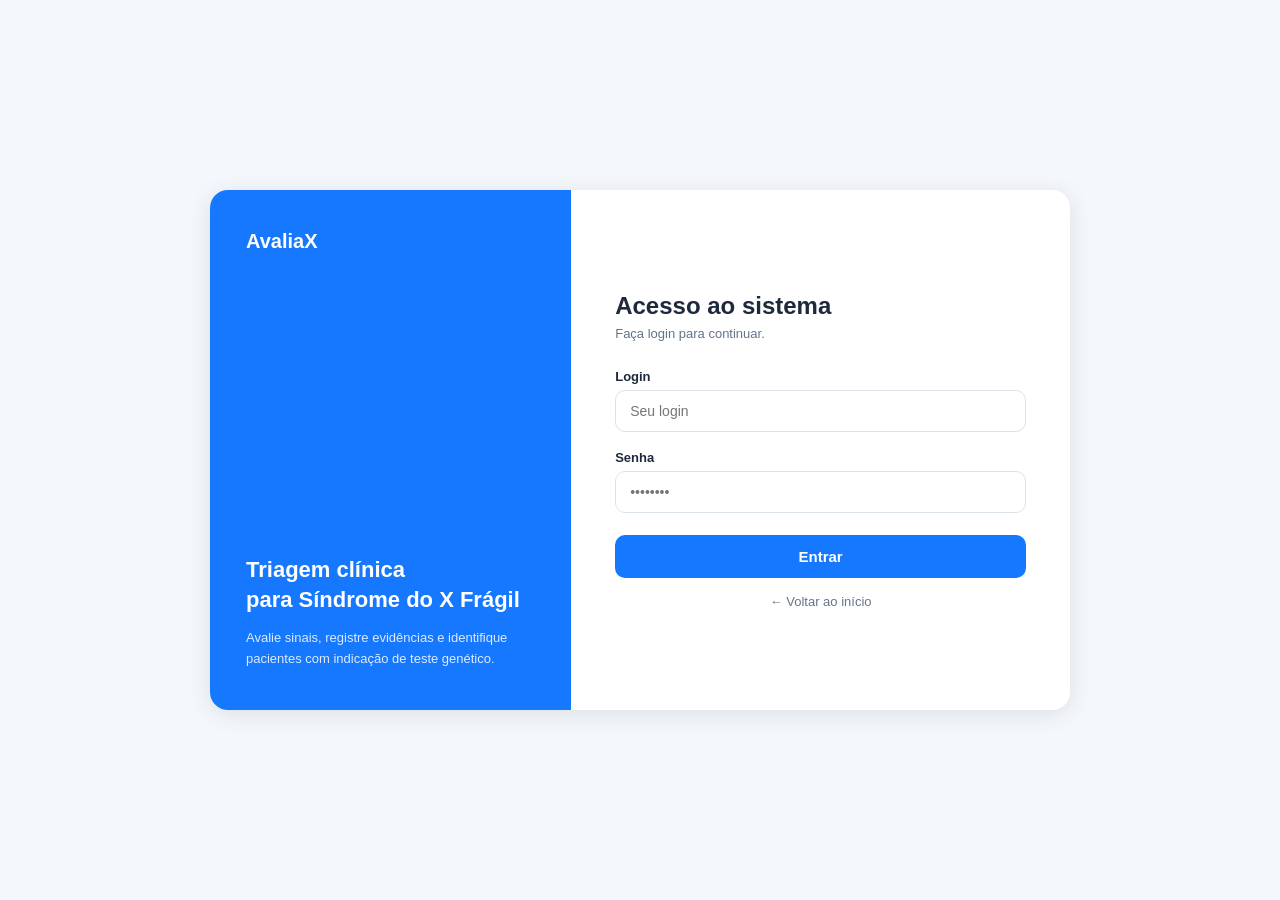
<file: front/tamplates/login.html>
<!DOCTYPE html>
<html lang="pt-BR">
<head>
  <meta charset="UTF-8" />
  <meta name="viewport" content="width=device-width, initial-scale=1.0"/>
  <title>AvaliaX — Acesso ao sistema</title>
  <link rel="stylesheet" href="../static/css/loginStyle.css" />
</head>
<body>

  <div class="container">

    <div class="left">
      <div class="brand">AvaliaX</div>
      <div class="tagline">
        <h2>Triagem clínica<br>para Síndrome do X Frágil</h2>
        <p>Avalie sinais, registre evidências e identifique pacientes com indicação de teste genético.</p>
      </div>
    </div>

    <div class="right">
      <h1>Acesso ao sistema</h1>
      <p class="sub">Faça login para continuar.</p>

      <div id="msg" class="msg"></div>

      <div class="field">
        <label for="login">Login</label>
        <input type="text" id="login" placeholder="Seu login" />
      </div>

      <div class="field">
        <label for="senha">Senha</label>
        <input type="password" id="senha" placeholder="••••••••" />
      </div>

      <button class="btn-submit" id="btn-submit" onclick="handleSubmit()">Entrar</button>

      <a href="index.html" class="btn-voltar">← Voltar ao início</a>
    </div>

  </div>

  <script src="../static/js/login.js"></script>

</body>
</html>
</file>
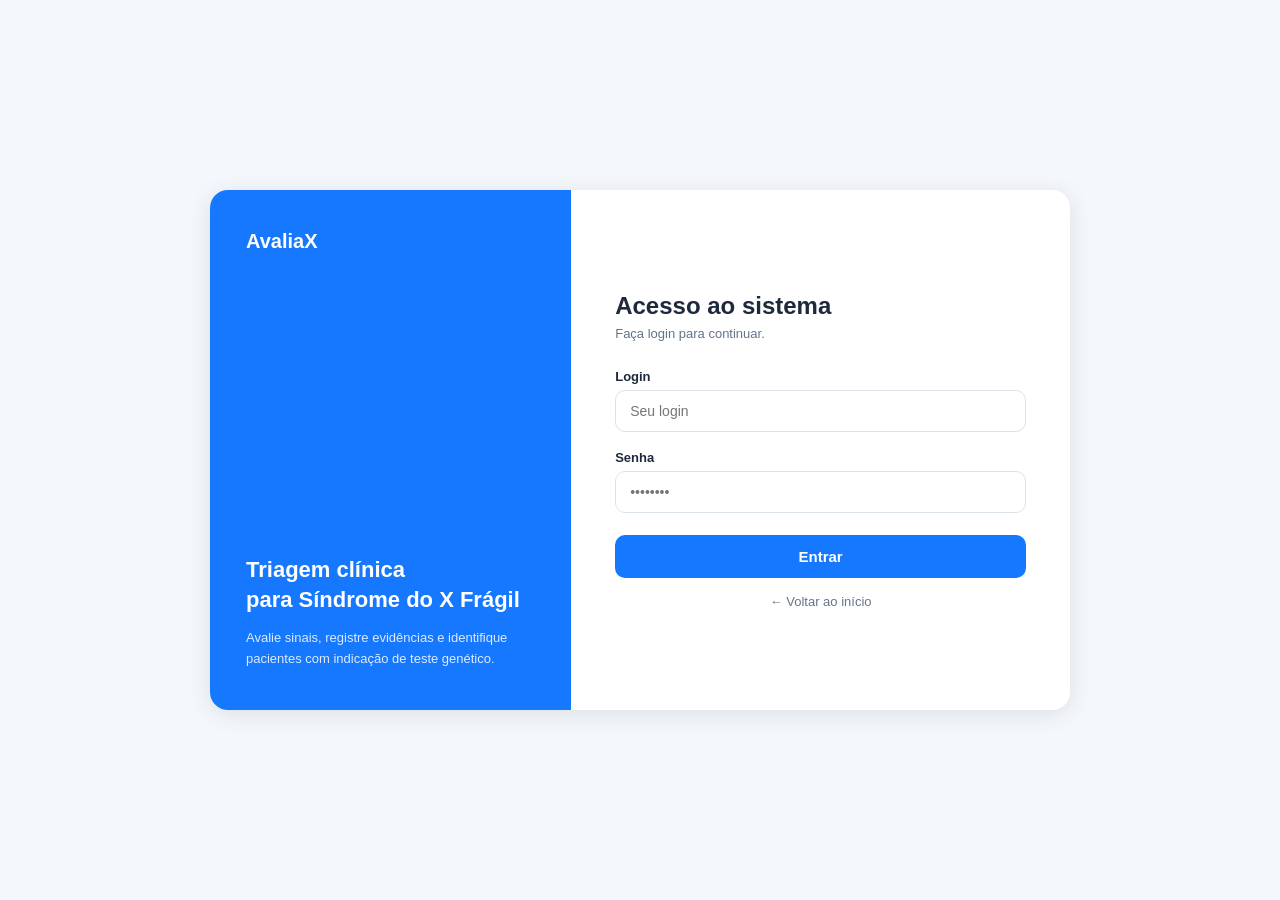
<file: front/tamplates/pacientes.html>
<!DOCTYPE html>
<html lang="pt-BR">
<head>
  <meta charset="UTF-8" />
  <meta name="viewport" content="width=device-width, initial-scale=1.0"/>
  <title>Pacientes</title>
    <link rel="stylesheet" href="../static/css/pacientesStyle.css">
</head>
<body>

  <aside class="sidebar">
        <div>
            <div class="logo">
                <div class="logo-icon"></div>
                <div class="logo-text">
                    <h2>AvaliaX</h2>
                    <p>TRIAGEM CLÍNICA</p>
                </div>
            </div>
            <ul class="menu">
                <a href="dashboard.html"><li>📊 Painel</li></a>
                <a href="pacientes.html"><li class="active">👥 Pacientes</li></a>
                <a href="avaliacoes.html"><li>📝 Avaliações</li></a>
                <a href="relatorios.html"><li>📄 Relatórios</li></a>
                <a href="usuarios.html" class="admin-only"><li>👤 Usuários</li></a>
            </ul>
        </div>
        <div class="user-box">
            <div class="info-user" id="info-user">
                
        </div>
            <div class="logout" id="logout">↩ Sair</div>
        </div>
    </aside>

  <main class="main">

    <div class="header">

      <div>
        <h1>Pacientes</h1>
        <p>Gerencie seus pacientes</p>
      </div>

      <a href="formpaciente.html"><button class="btn">+ Novo paciente</button></a>

    </div>

        <div class="conteudo-pacientes">

            <div class="busca-container">

                <div class="busca-topo">
                    <h2>Buscar Paciente</h2>
                    <p>Pesquise pelo CPF do paciente.</p>
                </div>

                <div class="search">
                    <input
                        id="cpfPaciente"
                        type="text"
                        placeholder="Digite o CPF do paciente"
                    >

                    <button id="btnBuscar" class="btn">
                        Buscar
                    </button>

                    <button id="btnLimparBusca" class="btn-secundario" style="display:none;">
                        Limpar
                    </button>
                </div>

            </div>

            <div id="mensagemBusca" class="mensagem-busca" style="display:none;"></div>

            <section id="listaPacientesContainer" class="lista-pacientes-container">

                <div class="lista-header">
                    <div>
                        <h2>Pacientes cadastrados</h2>
                        <p id="totalPacientes">Carregando pacientes...</p>
                    </div>
                </div>

                <div id="listaPacientes" class="lista-pacientes"></div>

            </section>

        </div>

  <div id="resultado" class="paciente-card" style="display:none;">

    <h2 id="nomePaciente"></h2>

    <div class="dados-paciente">

      <p>
          <strong>Idade:</strong>
          <span id="idadePaciente"></span>
      </p>

      <p>
          <strong>Gênero:</strong>
          <span id="generoPaciente"></span>
      </p>

      <p>
          <strong>Mãe:</strong>
          <span id="maePaciente"></span>
      </p>

      <p>
          <strong>Pai:</strong>
          <span id="paiPaciente"></span>
      </p>

    </div>

    <div class="acoes-paciente">
        <button id="btnEditar" class="btn-editar">
            Editar Paciente
        </button>

        <button id="btnAvaliacao" class="btn-avaliacao">
            Iniciar Avaliação
        </button>

        <button id="btnExcluir" class="btn-excluir">
            Excluir Paciente
        </button>
    </div>

</div>
        <div class="modal-overlay" id="modalExcluirPaciente">
            <div class="modal-confirmacao">
                <button class="btn-fechar-modal" id="fecharModalExcluir">×</button>

                <div class="icone-perigo">!</div>

                <h2>Excluir paciente?</h2>

                <p>
                    Se você excluir o paciente somente o <strong>admin</strong> podera restaurá-lo.
                </p>

                <div class="aviso-exclusao">
                    <strong id="nomePacienteExcluir"></strong>
                    <span>Tem certeza que deseja inativar este paciente?</span>
                </div>

                <div class="modal-acoes">
                    <button type="button" class="btn-cancelar" id="cancelarExclusao">
                        Cancelar
                    </button>

                    <button type="button" class="btn-excluir-final" id="confirmarExclusao">
                        Sim, excluir paciente
                    </button>
                </div>
            </div>
        </div>

        <div class="modal-overlay" id="modalInfoPaciente">
        <div class="modal-info-paciente">
                <button class="btn-fechar-modal" id="fecharModalInfoPaciente">×</button>

                <h2 id="infoNomePaciente">Paciente</h2>

                <div class="info-grid">
                    <p>
                        <strong>ID:</strong>
                        <span id="infoIdPaciente"></span>
                    </p>
                    <p>
                        <strong>Data de Nascimento:</strong>
                        <span id="infoDataNascimentoPaciente"></span>
                    </p>

                    <p>
                        <strong>Idade:</strong>
                        <span id="infoIdadePaciente"></span>
                    </p>

                    <p>
                        <strong>Gênero:</strong>
                        <span id="infoGeneroPaciente"></span>
                    </p>

                    <p>
                        <strong>Mãe:</strong>
                        <span id="infoMaePaciente"></span>
                    </p>

                    <p>
                        <strong>Pai:</strong>
                        <span id="infoPaiPaciente"></span>
                    </p>

                    <p>
                        <strong>Status:</strong>
                        <span id="infoStatusPaciente"></span>
                    </p>
                </div>

                <div class="modal-acoes">
                    <button type="button" class="btn-cancelar" id="fecharInfoPaciente">
                        Fechar
                    </button>
                </div>
            </div>
        </div>
 <div class="modal-overlay" id="modalEditarPaciente">
        <div class="modal-editar">
            <button class="btn-fechar-modal" id="fecharModalEditar">×</button>

            <h2>Editar Paciente</h2>

            <form id="formEditarPaciente">
                <h3>Dados do Paciente</h3>

                <label>
                    Nome do Paciente *
                    <input type="text" id="editNomePaciente" required>
                </label>

                <label>
                    Data de Nascimento *
                    <input type="date" id="editDataNascimento" required>
                </label>

                

                <label>
                    Sexo Biológico *
                    <select id="editGeneroPaciente" required>
                        <option value="">Selecione</option>
                        <option value="M">Masculino</option>
                        <option value="F">Feminino</option>
                    </select>
                </label>

                <h3>Dados dos Pais</h3>

                <label>
                    Nome da Mãe *
                    <input type="text" id="editNomeMae" required>
                </label>

                <label>
                    Nome do Pai
                    <input type="text" id="editNomePai">
                </label>
                
                <div id="campoAtivoContainer">
                    <label>
                        Status do Paciente
                        <select id="editAtivo">
                            <option value="true">Ativo</option>
                            <option value="false">Inativo</option>
                        </select>
                    </label>
                </div>

                <div class="modal-acoes">
                    <button type="button" class="btn-cancelar" id="cancelarEdicaoPaciente">
                        Cancelar
                    </button>

                    <button type="submit" class="btn-salvar">
                        Salvar alterações
                    </button>
                </div>
            </form>
        </div>
    </div>

  </main>
  <script src="../static/js/menuAdmin.js"></script>
  <script src="../static/js/pacientes.js"></script>
</body>
</html>
</file>
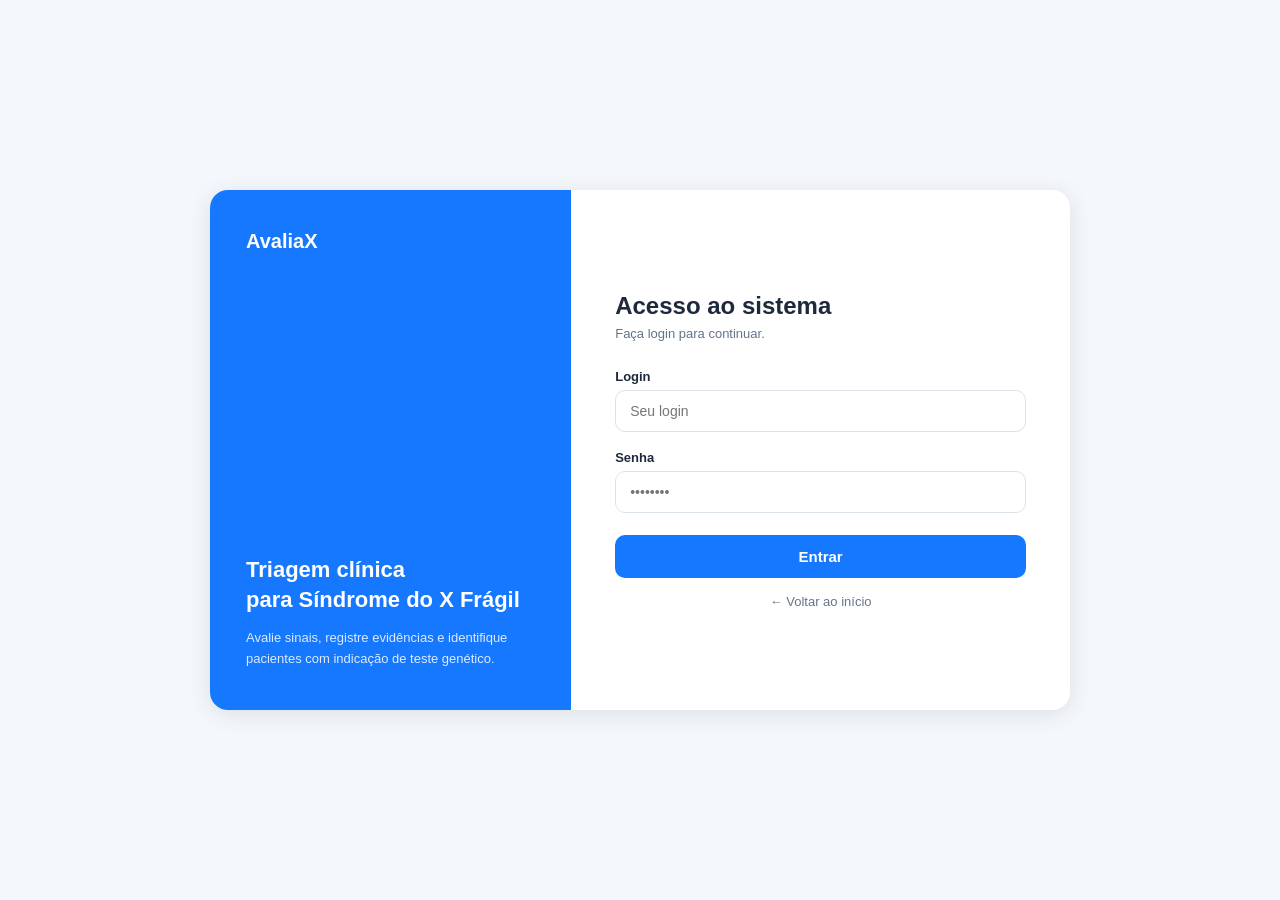
<file: front/tamplates/usuarios.html>
<!DOCTYPE html>
<html lang="pt-BR">
<head>
  <meta charset="UTF-8" />
  <meta name="viewport" content="width=device-width, initial-scale=1.0"/>
  <title>Usuários</title>
  <link rel="stylesheet" href="../static/css/usuariosStyle.css">
</head>
<body>

  <aside class="sidebar">
    <div>
      <div class="logo">
        <div class="logo-icon"></div>
        <div class="logo-text">
          <h2>AvaliaX</h2>
          <p>TRIAGEM CLÍNICA</p>
        </div>
      </div>
      <ul class="menu">
        <a href="dashboard.html"><li>📊 Painel</li></a>
        <a href="pacientes.html"><li>👥 Pacientes</li></a>
        <a href="avaliacoes.html"><li>📝 Avaliações</li></a>
        <a href="relatorios.html"><li>📄 Relatórios</li></a>
        <a href="usuarios.html"><li class="active">👤 Usuários</li></a>
      </ul>
    </div>
    <div class="user-box">
      <div class="info-user">
        <strong id="info-user"></strong>
      </div>
      <div class="logout" id="logout">↩ Sair</div>
    </div>
  </aside>

  <main class="main">

    <div class="header">
      <div>
        <h1>Usuários</h1>
        <p>Gerencie os médicos cadastrados no sistema</p>
      </div>
      <button class="btn" id="btn">+ Novo usuário</button>
    </div>

    <div class="search">
      <input type="text" id="busca" placeholder="Buscar usuário..." />
    </div>

    <div class="card" id="listaUsuarios">
      Nenhum usuário cadastrado.
    </div>

    <div class="overlay" id="overlay">
      <div class="modal">
        <span class="fechar" id="fecharModal">&times;</span>
        <h2 id="modalTitulo">Cadastrar Usuário</h2>

        <div id="msgModal" class="msg"></div>

        <form id="formUsuario">
          <div class="form-campos">
            <input type="text" class="input-texto" id="nome" placeholder="Nome completo" required>
            <input type="text" class="input-texto" id="login" placeholder="Login" required>
            <input type="email" class="input-texto" id="email" placeholder="Email" required>
            <input type="password" class="input-texto" id="senha" placeholder="Senha" required>

            <h3>Perfil</h3>
            <div class="perfil">
              <label class="radio-card">
                <input type="radio" name="perfil" value="USER" checked> Médico
              </label>
              <label class="radio-card">
                <input type="radio" name="perfil" value="ADMIN"> Admin
              </label>
            </div>

            <button type="button" class="btn-excluir-modal" id="btnExcluirModal" style="display:none">Excluir usuário</button>
            <button type="submit" class="btn-submit">Salvar</button>
          </div>
        </form>
      </div>
    </div>

  </main>

  <script src="../static/js/usuarios.js"></script>
</body>
</html>
</file>
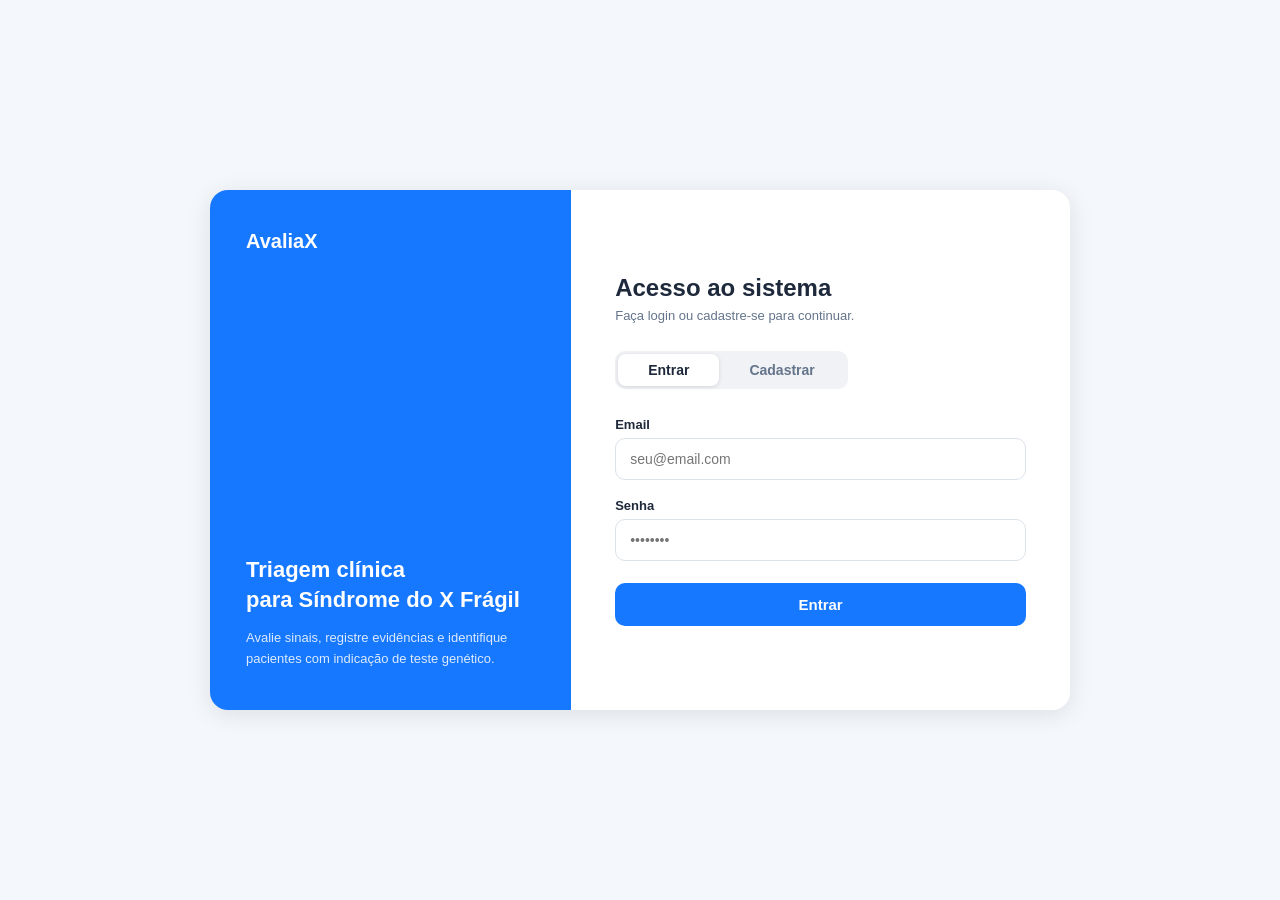
<file: server/src/main/resources/static/login.html>
<!DOCTYPE html>
<html lang="pt-BR">
<head>
  <meta charset="UTF-8" />
  <meta name="viewport" content="width=device-width, initial-scale=1.0"/>
  <title>AvaliaX — Acesso ao sistema</title>
  <link rel="stylesheet" href="loginStyle.css" />
</head>
<body>

  <div class="container">

    <!-- Esquerda -->
    <div class="left">
      <div class="brand">AvaliaX</div>
      <div class="tagline">
        <h2>Triagem clínica<br>para Síndrome do X Frágil</h2>
        <p>Avalie sinais, registre evidências e identifique pacientes com indicação de teste genético.</p>
      </div>
    </div>

    <!-- Direita -->
    <div class="right">
      <h1>Acesso ao sistema</h1>
      <p class="sub">Faça login ou cadastre-se para continuar.</p>

      <div class="tabs">
        <button class="tab active" id="tab-login" onclick="switchTab('login')">Entrar</button>
        <button class="tab" id="tab-register" onclick="switchTab('register')">Cadastrar</button>
      </div>

      <div id="msg" class="msg"></div>

      <div class="register-only" id="field-name">
        <div class="field">
          <label for="name">Nome completo</label>
          <input type="text" id="name" placeholder="Seu nome completo" />
        </div>
      </div>

      <div class="field">
        <label for="email">Email</label>
        <input type="email" id="email" placeholder="seu@email.com" />
      </div>

      <div class="field">
        <label for="senha">Senha</label>
        <input type="password" id="senha" placeholder="••••••••" />
      </div>

      <div class="register-only" id="field-confirm">
        <div class="field">
          <label for="confirmar">Confirmar senha</label>
          <input type="password" id="confirmar" placeholder="••••••••" />
        </div>
      </div>

      <button class="btn-submit" id="btn-submit" onclick="handleSubmit()">Entrar</button>
    </div>

  </div>

  <script src="login.js"></script>

</body>
</html>
</file>
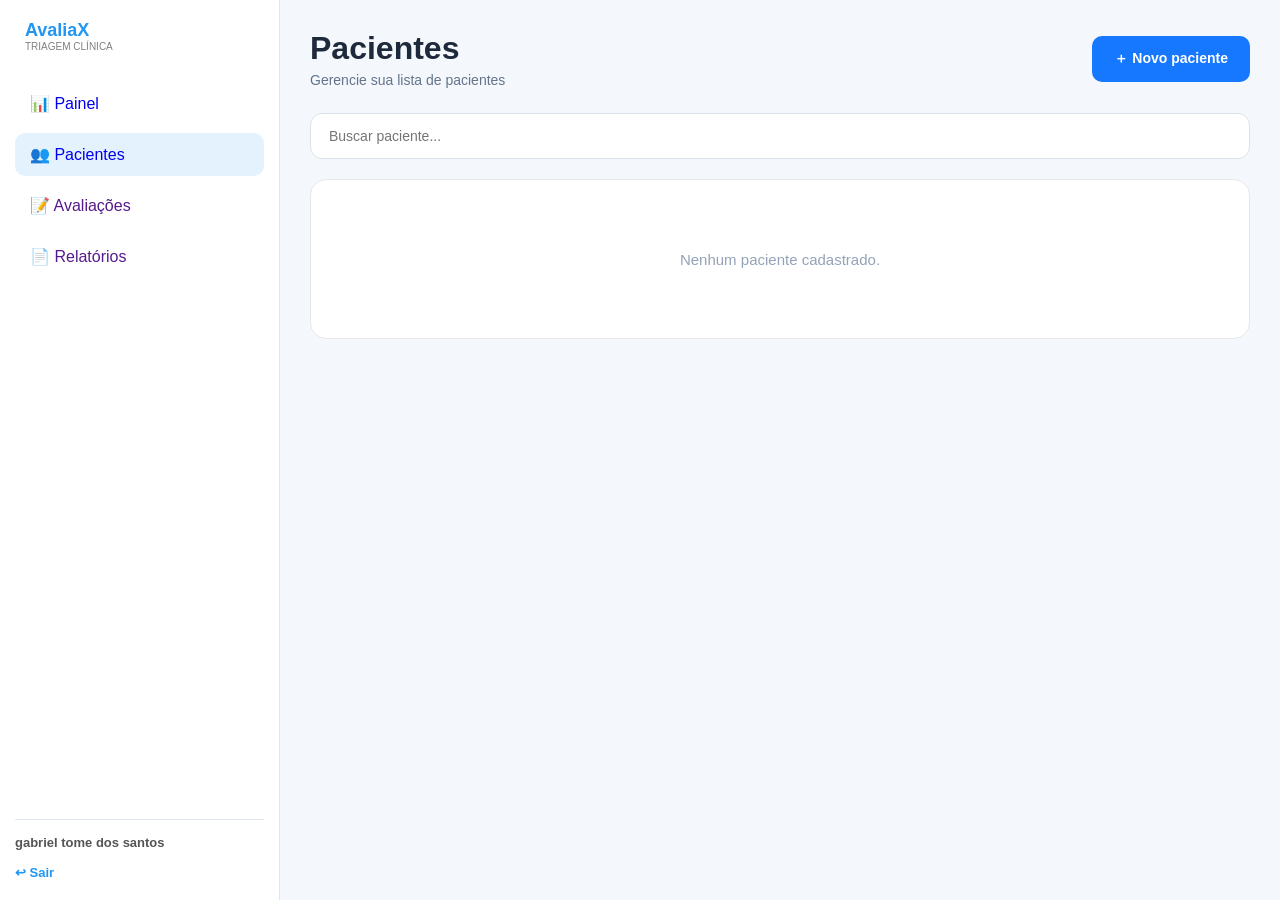
<file: server/src/main/resources/static/pacientes.html>
<!DOCTYPE html>
<html lang="pt-BR">
<head>
  <meta charset="UTF-8" />
  <meta name="viewport" content="width=device-width, initial-scale=1.0"/>
  <title>Pacientes</title>
    <link rel="stylesheet" href="pacientesStyle.css">
</head>
<body>

  <aside class="sidebar">
        <div>
            <div class="logo">
                <div class="logo-icon"></div>
                <div class="logo-text">
                    <h2>AvaliaX</h2>
                    <p>TRIAGEM CLÍNICA</p>
                </div>
            </div>
            <ul class="menu">
                <li><a href="index.html">📊 Painel</a></li>
                <li class="active"><a href="pacientes.html">👥 Pacientes</a></li>
                <li><a href="">📝 Avaliações</a></li>
                <li><a href="">📄 Relatórios</a></li>
            </ul>
        </div>
        <div class="user-box">
            <div class="info-user">
                <strong>gabriel tome dos santos</strong>
            </div>
            <div class="logout">↩ Sair</div>
        </div>
    </aside>

  <!-- CONTEÚDO -->
  <main class="main">

    <div class="header">

      <div>
        <h1>Pacientes</h1>
        <p>Gerencie sua lista de pacientes</p>
      </div>

      <button class="btn">＋ Novo paciente</button>

    </div>

    <div class="search">
      <input type="text" placeholder="Buscar paciente..." />
    </div>

    <div class="card">
      Nenhum paciente cadastrado.
    </div>

  </main>

</body>
</html>
</file>
<file: front/static/css/index.css>
* {
      margin: 0;
      padding: 0;
      box-sizing: border-box;
      font-family: Arial, Helvetica, sans-serif;
    }

    html {
      scroll-behavior: smooth;
    }

    body {
      background: #f5f8fc;
      color: #1e293b;
    }

    a {
      text-decoration: none;
      color: inherit;
    }

    .container {
      width: min(1180px, 92%);
      margin: 0 auto;
    }

    .header {
      width: 100%;
      background: rgba(255, 255, 255, 0.92);
      backdrop-filter: blur(12px);
      border-bottom: 1px solid #e2e8f0;
      position: sticky;
      top: 0;
      z-index: 100;
    }

    .header-content {
      height: 78px;
      display: flex;
      align-items: center;
      justify-content: space-between;
    }

    .logo {
      display: flex;
      align-items: center;
      gap: 12px;
    }

    .logo-icon {
      width: 44px;
      height: 44px;
      border-radius: 14px;
      background: linear-gradient(135deg, #2563eb, #38bdf8);
      display: flex;
      align-items: center;
      justify-content: center;
      color: white;
      font-weight: bold;
      font-size: 22px;
      box-shadow: 0 10px 22px rgba(37, 99, 235, 0.25);
    }

    .logo-text h1 {
      font-size: 22px;
      color: #0f172a;
      line-height: 1;
    }

    .logo-text span {
      font-size: 11px;
      letter-spacing: 1.5px;
      color: #64748b;
      font-weight: bold;
    }

    .nav {
      display: flex;
      align-items: center;
      gap: 26px;
      font-size: 15px;
      color: #475569;
      font-weight: 600;
    }

    .nav a:hover {
      color: #2563eb;
    }

    .nav-actions {
      display: flex;
      align-items: center;
      gap: 12px;
    }

    .btn {
      display: inline-flex;
      align-items: center;
      justify-content: center;
      gap: 8px;
      padding: 12px 18px;
      border-radius: 999px;
      font-size: 14px;
      font-weight: bold;
      cursor: pointer;
      transition: 0.2s ease;
      border: none;
    }

    .btn-primary {
      background: #2563eb;
      color: white;
      box-shadow: 0 10px 20px rgba(37, 99, 235, 0.25);
    }

    .btn-primary:hover {
      background: #1d4ed8;
      transform: translateY(-2px);
    }

    .btn-secondary {
      background: white;
      color: #2563eb;
      border: 1px solid #cbd5e1;
    }

    .btn-secondary:hover {
      background: #eff6ff;
      transform: translateY(-2px);
    }

    .btn-white {
      background: white;
      color: #2563eb;
    }

    .btn-white:hover {
      transform: translateY(-2px);
      box-shadow: 0 12px 24px rgba(15, 23, 42, 0.16);
    }

    .hero {
      padding: 72px 0 50px;
      position: relative;
      overflow: hidden;
    }

    .hero::before {
      content: "";
      position: absolute;
      width: 420px;
      height: 420px;
      border-radius: 50%;
      background: rgba(56, 189, 248, 0.18);
      top: -120px;
      right: -120px;
      z-index: -1;
    }

    .hero-content {
      display: grid;
      grid-template-columns: 1.1fr 0.9fr;
      gap: 48px;
      align-items: center;
    }

    .badge {
      display: inline-flex;
      align-items: center;
      gap: 8px;
      background: #e0f2fe;
      color: #0369a1;
      padding: 8px 14px;
      border-radius: 999px;
      font-size: 13px;
      font-weight: bold;
      margin-bottom: 18px;
    }

    .hero h2 {
      font-size: clamp(36px, 5vw, 62px);
      line-height: 1.05;
      color: #0f172a;
      margin-bottom: 20px;
    }

    .hero h2 span {
      color: #2563eb;
    }

    .hero p {
      font-size: 18px;
      line-height: 1.7;
      color: #475569;
      max-width: 650px;
      margin-bottom: 30px;
    }

    .hero-buttons {
      display: flex;
      flex-wrap: wrap;
      gap: 14px;
      margin-bottom: 28px;
    }

    .hero-note {
      display: flex;
      align-items: flex-start;
      gap: 10px;
      background: #fff7ed;
      color: #9a3412;
      border: 1px solid #fed7aa;
      padding: 14px 16px;
      border-radius: 16px;
      font-size: 14px;
      max-width: 620px;
      line-height: 1.5;
    }

    .hero-card {
      background: white;
      border: 1px solid #e2e8f0;
      border-radius: 32px;
      padding: 28px;
      box-shadow: 0 24px 60px rgba(15, 23, 42, 0.1);
      position: relative;
    }

    .hero-card-header {
      background: linear-gradient(135deg, #2563eb, #0ea5e9);
      color: white;
      padding: 26px;
      border-radius: 24px;
      margin-bottom: 22px;
    }

    .hero-card-header h3 {
      font-size: 25px;
      margin-bottom: 10px;
    }

    .hero-card-header p {
      color: #e0f2fe;
      font-size: 15px;
      line-height: 1.5;
      margin: 0;
    }

    .mini-list {
      display: grid;
      gap: 14px;
    }

    .mini-item {
      display: flex;
      gap: 12px;
      align-items: flex-start;
      background: #f8fafc;
      border: 1px solid #e2e8f0;
      border-radius: 18px;
      padding: 16px;
    }

    .mini-icon {
      width: 38px;
      height: 38px;
      border-radius: 12px;
      background: #dbeafe;
      display: flex;
      align-items: center;
      justify-content: center;
      color: #2563eb;
      flex-shrink: 0;
    }

    .mini-item h4 {
      font-size: 15px;
      color: #0f172a;
      margin-bottom: 4px;
    }

    .mini-item p {
      font-size: 13px;
      line-height: 1.5;
      color: #64748b;
      margin: 0;
    }

    .section {
      padding: 74px 0;
    }

    .section-title {
      text-align: center;
      max-width: 780px;
      margin: 0 auto 42px;
    }

    .section-title span {
      color: #2563eb;
      font-weight: bold;
      font-size: 14px;
      letter-spacing: 1px;
      text-transform: uppercase;
    }

    .section-title h2 {
      font-size: clamp(28px, 4vw, 42px);
      color: #0f172a;
      margin: 10px 0 14px;
    }

    .section-title p {
      color: #64748b;
      font-size: 17px;
      line-height: 1.7;
    }

    .cards {
      display: grid;
      grid-template-columns: repeat(3, 1fr);
      gap: 22px;
    }

    .info-card {
      background: white;
      border: 1px solid #e2e8f0;
      border-radius: 24px;
      padding: 26px;
      box-shadow: 0 14px 34px rgba(15, 23, 42, 0.06);
      transition: 0.2s ease;
    }

    .info-card:hover {
      transform: translateY(-6px);
      box-shadow: 0 20px 42px rgba(15, 23, 42, 0.1);
    }

    .card-icon {
      width: 54px;
      height: 54px;
      border-radius: 18px;
      background: #eff6ff;
      color: #2563eb;
      display: flex;
      align-items: center;
      justify-content: center;
      font-size: 25px;
      margin-bottom: 18px;
    }

    .info-card h3 {
      font-size: 20px;
      color: #0f172a;
      margin-bottom: 10px;
    }

    .info-card p {
      color: #64748b;
      line-height: 1.65;
      font-size: 15px;
    }

    .paths {
      background: #0f172a;
      color: white;
      border-radius: 36px;
      padding: 44px;
      display: grid;
      grid-template-columns: 1fr 1fr;
      gap: 24px;
    }

    .path-card {
      background: rgba(255, 255, 255, 0.08);
      border: 1px solid rgba(255, 255, 255, 0.14);
      border-radius: 28px;
      padding: 30px;
    }

    .path-card h3 {
      font-size: 25px;
      margin-bottom: 12px;
    }

    .path-card p {
      color: #cbd5e1;
      line-height: 1.7;
      margin-bottom: 22px;
    }

    .path-card ul {
      list-style: none;
      display: grid;
      gap: 10px;
      margin-bottom: 24px;
    }

    .path-card li {
      color: #e2e8f0;
      font-size: 15px;
    }

    .path-card li::before {
      content: "✓";
      color: #38bdf8;
      font-weight: bold;
      margin-right: 8px;
    }

    .steps {
      display: grid;
      grid-template-columns: repeat(4, 1fr);
      gap: 18px;
    }

    .step {
      background: white;
      border: 1px solid #e2e8f0;
      border-radius: 22px;
      padding: 24px;
      position: relative;
    }

    .step-number {
      width: 40px;
      height: 40px;
      border-radius: 50%;
      background: #2563eb;
      color: white;
      display: flex;
      align-items: center;
      justify-content: center;
      font-weight: bold;
      margin-bottom: 18px;
    }

    .step h3 {
      font-size: 18px;
      margin-bottom: 8px;
      color: #0f172a;
    }

    .step p {
      color: #64748b;
      line-height: 1.6;
      font-size: 14px;
    }

    .cta {
      background: linear-gradient(135deg, #2563eb, #0ea5e9);
      color: white;
      border-radius: 36px;
      padding: 50px;
      display: flex;
      align-items: center;
      justify-content: space-between;
      gap: 30px;
    }

    .cta h2 {
      font-size: clamp(28px, 4vw, 42px);
      margin-bottom: 12px;
    }

    .cta p {
      color: #e0f2fe;
      line-height: 1.7;
      max-width: 700px;
    }

    .cta-actions {
      display: flex;
      gap: 12px;
      flex-wrap: wrap;
      flex-shrink: 0;
    }

    .footer {
      padding: 38px 0;
      border-top: 1px solid #e2e8f0;
      color: #64748b;
    }

    .footer-content {
      display: flex;
      justify-content: space-between;
      gap: 20px;
      align-items: center;
      flex-wrap: wrap;
    }

    .footer strong {
      color: #0f172a;
    }

    .mobile-menu-btn {
      display: none;
      background: white;
      border: 1px solid #cbd5e1;
      width: 42px;
      height: 42px;
      border-radius: 12px;
      font-size: 22px;
      cursor: pointer;
    }

    @media (max-width: 900px) {
      .mobile-menu-btn {
        display: block;
      }

      .nav {
        display: none;
        position: absolute;
        top: 78px;
        left: 0;
        width: 100%;
        background: white;
        border-bottom: 1px solid #e2e8f0;
        padding: 20px;
        flex-direction: column;
        align-items: flex-start;
      }

      .nav.show {
        display: flex;
      }

      .nav-actions {
        width: 100%;
        flex-direction: column;
        align-items: stretch;
      }

      .nav-actions .btn {
        width: 100%;
      }

      .hero-content,
      .paths {
        grid-template-columns: 1fr;
      }

      .hero-content {
        gap: 32px;
      }

      .cards,
      .steps {
        grid-template-columns: 1fr 1fr;
      }

      .cta {
        align-items: flex-start;
        flex-direction: column;
      }
    }

    @media (max-width: 620px) {
      .header-content {
        height: 72px;
      }

      .logo-text h1 {
        font-size: 19px;
      }

      .hero {
        padding-top: 46px;
      }

      .hero-buttons,
      .cta-actions {
        flex-direction: column;
      }

      .hero-buttons .btn,
      .cta-actions .btn {
        width: 100%;
      }

      .cards,
      .steps {
        grid-template-columns: 1fr;
      }

      .paths,
      .cta {
        padding: 28px;
        border-radius: 26px;
      }

      .hero-card {
        padding: 20px;
        border-radius: 26px;
      }
    }
</file>
<file: server/src/main/resources/static/main.css>
* {
    margin: 0;
    padding: 0;
    box-sizing: border-box;
    font-family: Arial, sans-serif;
}

body {
    display: flex;
    background-color: #f5f7fa;
    color: #1f2d3d;
}

.sidebar {
    width: 280px;
    height: 100vh;
    background: #ffffff;
    border-right: 1px solid #e0e6ed;
    display: flex;
    flex-direction: column;
    justify-content: space-between;
    padding: 20px 15px;
}

.logo {
    display: flex;
    align-items: center;
    gap: 10px;
    margin-bottom: 30px;
}

.logo-text h2 {
    font-size: 18px;
    color: #2196f3;
}

.logo-text p {
    font-size: 10px;
    color: gray;
}

.menu {
    list-style: none;
}

.menu li {
    padding: 12px 15px;
    margin-bottom: 8px;
    border-radius: 10px;
    cursor: pointer;
    display: flex;
    align-items: center;
    gap: 10px;
    color: #4a5568;
    transition: 0.3s;
}

.menu li a {
    text-decoration: none;
}

.menu li.active,
.menu li:hover {
    background: #e3f2fd;
}

.menu li a:hover {
    background: #e3f2fd;
    color: #2196f3;
    font-weight: bold;
}

.user-box {
    border-top: 1px solid #e0e6ed;
    padding-top: 15px;
    font-size: 13px;
    color: #555;
}

.user-box strong {
    display: block;
    margin-bottom: 5px;
}

.logout {
    margin-top: 15px;
    color: #2196f3;
    cursor: pointer;
    font-weight: bold;
}

main {
    flex: 1;
    padding: 30px;
}

.header h1 {
    font-size: 28px;
    margin-bottom: 5px;
}

.header p {
    color: #718096;
    margin-bottom: 30px;
}

.cards {
    display: grid;
    grid-template-columns: repeat(4, 1fr);
    gap: 20px;
    margin-bottom: 30px;
}

.card {
    background: white;
    border-radius: 15px;
    padding: 20px;
    box-shadow: 0 2px 8px rgba(0, 0, 0, 0.2);
    display: flex;
    flex-direction: column;
    justify-content: space-between;
    min-height: 120px;
}

.card-title {
    display: flex;
    justify-content: space-between;
    color: #718096;
    font-size: 14px;
}

.card-value {
    font-size: 36px;
    font-weight: bold;
    margin-top: 20px;
}

.bottom-sections {
    display: grid;
    grid-template-columns: 2fr 2fr;
    gap: 20px;
}

.section {
    background: white;
    border-radius: 15px;
    padding: 25px;
    box-shadow: 0 2px 8px rgba(0, 0, 0, 0.05);
    min-height: 220px;
}

.section h3 {
    margin-bottom: 20px;
    font-size: 20px;
}

.section p {
    color: #718096;
    line-height: 1.6;
}

.section a {
    color: #2196f3;
    text-decoration: none;
}

.triagem-list {
    list-style: disc;
    padding-left: 20px;
    color: #718096;
    line-height: 1.8;
}
</file>
<file: front/static/css/formavaliacao.css>
* {
    margin: 0;
    padding: 0;
    box-sizing: border-box;
    font-family: Arial, Helvetica, sans-serif;
}

body {
    background: #f4f7fb;
    color: #1e293b;
}

.container {
    min-height: 100vh;
    padding: 40px 20px;
    display: flex;
    justify-content: center;
    align-items: flex-start;
}

.form-card {
    width: 100%;
    max-width: 900px;
    background: #ffffff;
    border-radius: 18px;
    padding: 35px;
    border: 1px solid #dbe2ea;
    box-shadow: 0 10px 30px rgba(15, 23, 42, 0.08);
}

.form-header {
    margin-bottom: 30px;
    padding-bottom: 20px;
    border-bottom: 1px solid #e2e8f0;
}

.form-header h1 {
    color: #2563eb;
    font-size: 28px;
    margin-bottom: 8px;
}

.form-header p {
    color: #64748b;
    font-size: 15px;
}

.question {
    margin-bottom: 25px;
}

.question > label {
    display: block;
    font-weight: 700;
    margin-bottom: 12px;
    color: #0f172a;
}

.radio-group {
    display: flex;
    gap: 12px;
    flex-wrap: wrap;
}

.radio-group label,
.checkbox-grid label {
    background: #f8fafc;
    border: 1px solid #dbe2ea;
    border-radius: 12px;
    padding: 12px 15px;
    cursor: pointer;
    transition: 0.2s;
    color: #334155;
}

.radio-group label:hover,
.checkbox-grid label:hover {
    border-color: #2563eb;
    background: #eff6ff;
}

input[type="radio"],
input[type="checkbox"] {
    margin-right: 8px;
    accent-color: #2563eb;
}

select,
textarea {
    width: 100%;
    padding: 13px;
    border-radius: 12px;
    border: 1px solid #dbe2ea;
    font-size: 15px;
    outline: none;
    background: #ffffff;
    color: #1e293b;
    transition: 0.2s;
}

select:focus,
textarea:focus {
    border-color: #2563eb;
    box-shadow: 0 0 0 3px rgba(37, 99, 235, 0.12);
}

textarea {
    min-height: 120px;
    resize: vertical;
    line-height: 1.5;
}

textarea::placeholder {
    color: #94a3b8;
}

.checkbox-grid {
    display: grid;
    grid-template-columns: repeat(2, 1fr);
    gap: 12px;
}

.form-actions {
    display: flex;
    gap: 12px;
    margin-top: 30px;
    padding-top: 25px;
    border-top: 1px solid #e2e8f0;
    flex-wrap: wrap;
}

.btn-salvar,
.btn-limpar,
.btn-voltar {
    border: none;
    padding: 13px 22px;
    border-radius: 12px;
    font-weight: bold;
    cursor: pointer;
    transition: 0.2s;
    font-size: 14px;
    text-decoration: none;
    display: inline-flex;
    align-items: center;
    justify-content: center;
}

.btn-salvar {
    background: #2563eb;
    color: white;
}

.btn-salvar:hover {
    background: #1d4ed8;
}

.btn-limpar {
    background: #e2e8f0;
    color: #1e293b;
}

.btn-limpar:hover {
    background: #cbd5e1;
}

.btn-voltar {
    background: #f8fafc;
    color: #475569;
    border: 1px solid #cbd5e1;
}

.btn-voltar:hover {
    background: #e2e8f0;
    color: #1e293b;
}

@media (max-width: 700px) {
    .container {
        padding: 25px 12px;
    }

    .form-card {
        padding: 25px;
    }

    .form-header h1 {
        font-size: 24px;
    }

    .checkbox-grid {
        grid-template-columns: 1fr;
    }

    .form-actions {
        flex-direction: column;
    }

    .btn-salvar,
    .btn-limpar,
    .btn-voltar {
        width: 100%;
    }
}
</file>
<file: front/static/css/frompaciente.css>
*{
    margin:0;
    padding:0;
    box-sizing:border-box;
    font-family:Arial, Helvetica, sans-serif;
}

body{
    background:#f4f7fb;
    padding:40px;
    color:#1e293b;
}

.container{
    max-width:1100px;
    margin:auto;
}

.topo{
    display:flex;
    justify-content:space-between;
    align-items:center;
    margin-bottom:30px;
}

.topo h1{
    font-size:2rem;
    margin-bottom:8px;
}

.topo p{
    color:#64748b;
}

.btn-voltar{
    border:none;
    background:white;
    padding:12px 20px;
    border-radius:10px;
    cursor:pointer;
    font-weight:600;
    box-shadow:0 2px 8px rgba(0,0,0,.08);
}

.formulario{
    display:flex;
    flex-direction:column;
    gap:25px;
}

.secao{
    background:white;
    border-radius:16px;
    padding:25px;
    box-shadow:0 2px 12px rgba(0,0,0,.05);
}

.secao h2{
    margin-bottom:20px;
    color:#2563eb;
    font-size:1.2rem;
}

.grid{
    display:grid;
    grid-template-columns:1fr 1fr;
    gap:20px;
}

.campo{
    display:flex;
    flex-direction:column;
}

.campo label{
    margin-bottom:8px;
    font-size:14px;
    font-weight:600;
}

.campo input,
.campo select{
    padding:12px;
    border:1px solid #d1d5db;
    border-radius:10px;
    font-size:15px;
}

.campo input:focus,
.campo select:focus{
    outline:none;
    border-color:#2563eb;
    box-shadow:0 0 0 4px rgba(37,99,235,.15);
}

.campo-inteiro{
    grid-column:1 / -1;
}


.acoes{
    display:flex;
    justify-content:flex-end;
    gap:15px;
    margin-top:10px;
}

.btn-cancelar{
    background:#e2e8f0;
    color:#334155;
    border:none;
    padding:14px 24px;
    border-radius:10px;
    cursor:pointer;
    font-weight:600;
}

.btn-salvar{
    background:#2563eb;
    color:white;
    border:none;
    padding:14px 24px;
    border-radius:10px;
    cursor:pointer;
    font-weight:600;
}

.btn-salvar:hover{
    background:#1d4ed8;
}

.btn-cancelar:hover{
    background:#cbd5e1;
}

@media(max-width:768px){

    body{
        padding:15px;
    }

    .topo{
        flex-direction:column;
        align-items:flex-start;
        gap:15px;
    }

    .grid{
        grid-template-columns:1fr;
    }

    .campo-inteiro{
        grid-column:auto;
    }

    .acoes{
        flex-direction:column;
    }

    .btn-cancelar,
    .btn-salvar{
        width:100%;
    }
}

.custom-select{
    position:relative;
    width:100%;
}

.select-btn{
    width:100%;
    height:48px;

    display:flex;
    justify-content:space-between;
    align-items:center;

    padding:0 16px;

    background:white;
    border:1px solid #d1d5db;
    border-radius:12px;

    cursor:pointer;

    font-size:15px;
    font-weight:500;

    transition:.2s;
}

.select-btn:hover{
    border-color:#2563eb;
}

.select-btn.active{
    border-color:#2563eb;
    box-shadow:0 0 0 4px rgba(37,99,235,.15);
}

.selected-value{
    color:#334155;
}

.arrow{
    font-size:18px;
    transition:.2s;
}

.select-btn.active .arrow{
    transform:rotate(180deg);
}

.options{
    position:absolute;

    top:55px;
    left:0;

    width:100%;

    background:white;

    border-radius:12px;

    box-shadow:
        0 10px 30px rgba(0,0,0,.10);

    list-style:none;

    overflow:hidden;

    opacity:0;
    visibility:hidden;
    transform:translateY(-10px);

    transition:.2s;

    z-index:999;
}

.options.show{
    opacity:1;
    visibility:visible;
    transform:translateY(0);
}

.options li{
    padding:14px 16px;
    cursor:pointer;
    transition:.15s;
}

.options li:hover{
    background:#eff6ff;
    color:#2563eb;
}

.search-select{
    position:relative;
}

.dropdown{
    position:absolute;
    top:55px;
    left:0;

    width:100%;

    background:white;

    border-radius:12px;

    box-shadow:0 10px 30px rgba(0,0,0,.12);

    display:none;

    z-index:1000;
}

.dropdown.show{
    display:block;
}

.search-input{
    width:100%;
    padding:12px;

    border:none;
    border-bottom:1px solid #e2e8f0;

    outline:none;
}

.options-estado{
    list-style:none;
    max-height:160px;
    overflow-y:auto;
}

.options-estado li{
    padding:12px 15px;
    cursor:pointer;
}

.options-estado li:hover{
    background:#eff6ff;
    color:#2563eb;
}

.erro{
    display:block;
    margin-top:4px;
    color:#dc2626;
    font-size:13px;
    min-height:16px;
}

.input-erro{
    border-color:#dc2626 !important;
}

.toast {
    position: fixed;
    top: 25px;
    right: 25px;
    min-width: 280px;
    max-width: 380px;
    padding: 16px 18px;
    border-radius: 14px;
    color: white;
    font-weight: 700;
    box-shadow: 0 12px 30px rgba(15, 23, 42, 0.22);
    opacity: 0;
    transform: translateX(120%);
    transition: 0.35s ease;
    z-index: 9999;
}

.toast.mostrar {
    opacity: 1;
    transform: translateX(0);
}

.toast.sucesso {
    background: #22c55e;
}

.toast.erro {
    background: #ef4444;
}

.toast.aviso {
    background: #f59e0b;
}
</file>
<file: front/static/css/avaliacoesStyle.css>
* {
  margin: 0;
  padding: 0;
  box-sizing: border-box;
  font-family: Arial, Helvetica, sans-serif;
}

body {
  display: flex;
  background: #f4f7fb;
  color: #1e293b;
  overflow: hidden;
}

.sidebar {
    width: 280px;
    height: 100vh;
    background: #ffffff;
    border-right: 1px solid #e0e6ed;
    display: flex;
    flex-direction: column;
    justify-content: space-between;
    padding: 20px 15px;
    flex-shrink: 0;
}

.logo {
    display: flex;
    align-items: center;
    gap: 10px;
    margin-bottom: 30px;
}

.logo-text h2 {
    font-size: 18px;
    color: #2196f3;
}

.logo-text p {
    font-size: 10px;
    color: gray;
}

.menu {
    list-style: none;
}

.menu li {
    padding: 12px 15px;
    margin-bottom: 8px;
    border-radius: 10px;
    cursor: pointer;
    display: flex;
    align-items: center;
    gap: 10px;
    color: #4a5568;
    transition: 0.3s;
}

.menu a {
    text-decoration: none;
}

.menu li.active,
.menu li:hover {
    background: #e3f2fd;
    color: #2196f3;
    font-weight: bold;
}



.menu li a:hover {
    background: #e3f2fd;
    color: #2196f3;
    font-weight: bold;
}

.user-box {
    border-top: 1px solid #e0e6ed;
    padding-top: 15px;
    font-size: 13px;
    color: #555;
}


#info-user{
    font-size: 15px;
    font-weight: 600;
    color: #1e293b;
    width: fit-content;
    text-transform: capitalize;
}

.logout {
    margin-top: 15px;
    color: #2196f3;
    cursor: pointer;
    font-weight: bold;
}

.logout:hover{
    color: #f52121;
}

.conteudo {
  flex: 1;
  height: 100vh;
  padding: 35px;
  overflow: hidden;

  display: flex;
  flex-direction: column;

  min-width: 0;
}

.topo {
  display: flex;
  justify-content: space-between;
  align-items: center;
  margin-bottom: 25px;
}

.topo,
.cards-resumo,
.filtros {
  flex-shrink: 0;
}

.topo h1 {
  font-size: 30px;
  color: #0f172a;
}

.topo p {
  color: #64748b;
  margin-top: 5px;
}

.cards-resumo {
  display: grid;
  grid-template-columns: repeat(3, 1fr);
  gap: 18px;
  margin-bottom: 25px;
}

.resumo-card {
  background: white;
  padding: 22px;
  border-radius: 18px;
  border: 1px solid #e2e8f0;
  box-shadow: 0 8px 20px rgba(15, 23, 42, 0.04);
}

.resumo-card span {
  color: #64748b;
  font-size: 14px;
}

.resumo-card strong {
  display: block;
  margin-top: 8px;
  font-size: 32px;
  color: #0f172a;
}

.filtros {
  display: flex;
  gap: 15px;
  margin-bottom: 25px;
}

.filtros input,
.filtros select {
  padding: 13px 14px;
  border-radius: 12px;
  border: 1px solid #dbe2ea;
  outline: none;
  background: white;
}

.filtros input {
  flex: 1;
}

.lista-avaliacoes {
  flex: 1;
  min-height: 0;

  display: grid;
  grid-template-columns: repeat(auto-fill, minmax(310px, 1fr));
  align-content: start;
  gap: 18px;

  overflow-y: auto;
  padding-top: 6px;
  padding-right: 8px;
  padding-bottom: 10px;
}

.lista-avaliacoes::-webkit-scrollbar {
  width: 8px;
}

.lista-avaliacoes::-webkit-scrollbar-thumb {
  background: #cbd5e1;
  border-radius: 999px;
}

.lista-avaliacoes::-webkit-scrollbar-thumb:hover {
  background: #94a3b8;
}

.avaliacao-card {
  background: white;
  border-radius: 18px;
  padding: 22px;
  border: 1px solid #e2e8f0;
  box-shadow: 0 8px 20px rgba(15, 23, 42, 0.04);
  cursor: pointer;
  transition: 0.2s;
}

.avaliacao-card:hover {
  transform: translateY(-3px);
  border-color: #2196f3;
}

.avaliacao-card h3 {
  margin-bottom: 12px;
  color: #0f172a;
}

.avaliacao-info {
  display: flex;
  justify-content: space-between;
  margin-bottom: 9px;
  color: #475569;
  font-size: 14px;
}

.badge {
  display: inline-block;
  margin-top: 12px;
  padding: 7px 10px;
  border-radius: 999px;
  font-size: 12px;
  font-weight: bold;
}

.badge.teste {
  background: #dcfce7;
  color: #166534;
}

.badge.inconclusivo {
  background: #fef3c7;
  color: #92400e;
}

.mensagem-vazia {
  color: #64748b;
  grid-column: 1 / -1;
}

.modal-overlay {
  position: fixed;
  inset: 0;
  background: rgba(15, 23, 42, 0.55);
  backdrop-filter: blur(4px);
  display: none;
  align-items: center;
  justify-content: center;
  padding: 25px;
  z-index: 100;
}

.modal-overlay.ativo {
  display: flex;
}

.modal {
  background: white;
  width: 100%;
  max-width: 900px;
  max-height: 90vh;
  overflow-y: auto;
  border-radius: 22px;
  padding: 28px;
  position: relative;
}

.btn-fechar {
  position: absolute;
  top: 18px;
  right: 20px;
  border: none;
  background: #f1f5f9;
  width: 35px;
  height: 35px;
  border-radius: 50%;
  font-size: 22px;
  cursor: pointer;
}

.modal h2 {
  margin-bottom: 20px;
}

.modal h3 {
  margin-top: 25px;
  margin-bottom: 12px;
}

.detalhes-grid {
  display: grid;
  grid-template-columns: repeat(2, 1fr);
  gap: 12px;
}

.detalhes-grid p,
.texto-detalhes {
  background: #f8fafc;
  padding: 12px;
  border-radius: 12px;
  color: #334155;
}

.tags {
  display: flex;
  flex-wrap: wrap;
  gap: 8px;
}

.tag {
  padding: 8px 11px;
  border-radius: 999px;
  background: #e8f3ff;
  color: #0f7bdc;
  font-size: 13px;
  font-weight: bold;
}

.modal-acoes {
  display: flex;
  justify-content: flex-end;
  gap: 12px;
  margin-top: 25px;
}

.btn-editar,
.btn-salvar {
  border: none;
  background: #2196f3;
  color: white;
  padding: 12px 16px;
  border-radius: 12px;
  cursor: pointer;
  font-weight: bold;
}

.btn-secundario {
  border: none;
  background: #e2e8f0;
  color: #334155;
  padding: 12px 16px;
  border-radius: 12px;
  cursor: pointer;
  font-weight: bold;
}

.form-editar {
  display: flex;
  flex-direction: column;
  gap: 12px;
}

.form-editar label {
  font-weight: bold;
  color: #334155;
  margin-top: 8px;
}

.form-editar select,
.form-editar textarea {
  padding: 12px;
  border-radius: 12px;
  border: 1px solid #dbe2ea;
  outline: none;
}

.form-editar textarea {
  min-height: 100px;
  resize: vertical;
}

.radio-group {
  display: flex;
  gap: 10px;
  flex-wrap: wrap;
}

.radio-option,
.checkbox-option {
  background: #f8fafc;
  border: 1px solid #dbe2ea;
  border-radius: 12px;
  padding: 10px 12px;
  cursor: pointer;
}

.checkbox-grid {
  display: grid;
  grid-template-columns: repeat(2, 1fr);
  gap: 10px;
}

.escondido {
  display: none;
}
</file>
<file: front/static/css/dashboard.css>
* {
    margin: 0;
    padding: 0;
    box-sizing: border-box;
    font-family: Arial, sans-serif;
}

body {
    display: flex;
    background-color: #f5f7fa;
    color: #1f2d3d;
}
.admin-only {
    display: none;
}

.sidebar {
    width: 280px;
    height: 100vh;
    background: #ffffff;
    border-right: 1px solid #e0e6ed;
    display: flex;
    flex-direction: column;
    justify-content: space-between;
    padding: 20px 15px;
}

.logo {
    display: flex;
    align-items: center;
    gap: 10px;
    margin-bottom: 30px;
}

.logo-text h2 {
    font-size: 18px;
    color: #2196f3;
}

.logo-text p {
    font-size: 10px;
    color: gray;
}

.menu {
    list-style: none;
}

.menu li {
    padding: 12px 15px;
    margin-bottom: 8px;
    border-radius: 10px;
    cursor: pointer;
    display: flex;
    align-items: center;
    gap: 10px;
    color: #4a5568;
    transition: 0.3s;
}

.menu a {
    text-decoration: none;
}

.menu li.active,
.menu li:hover {
    background: #e3f2fd;
    color: #2196f3;
    font-weight: bold;
}



.menu li a:hover {
    background: #e3f2fd;
    color: #2196f3;
    font-weight: bold;
}

.user-box {
    border-top: 1px solid #e0e6ed;
    padding-top: 15px;
    font-size: 13px;
    color: #555;
}


#info-user{
    font-size: 15px;
    font-weight: 600;
    color: #1e293b;
    width: fit-content;
    text-transform: capitalize;
}

.logout {
    margin-top: 15px;
    color: #2196f3;
    cursor: pointer;
    font-weight: bold;
}

.logout:hover{
    color: #f52121;
}

main {
    flex: 1;
    padding: 30px;
}

.header h1 {
    font-size: 28px;
    margin-bottom: 5px;
}

.header p {
    color: #718096;
    margin-bottom: 30px;
}

.cards {
    display: grid;
    grid-template-columns: repeat(4, 1fr);
    gap: 20px;
    margin-bottom: 30px;
}

.card {
    background: white;
    border-radius: 15px;
    padding: 20px;
    box-shadow: 0 2px 8px rgba(0, 0, 0, 0.2);
    display: flex;
    flex-direction: column;
    justify-content: space-between;
    min-height: 120px;
}

.card-title {
    display: flex;
    justify-content: space-between;
    color: #718096;
    font-size: 14px;
}

.card-value {
    font-size: 36px;
    font-weight: bold;
    margin-top: 20px;
}

.bottom-sections {
    display: grid;
    grid-template-columns: 2fr 2fr;
    gap: 20px;
}

.section {
    background: white;
    border-radius: 15px;
    padding: 25px;
    box-shadow: 0 2px 8px rgba(0, 0, 0, 0.05);
    min-height: 220px;
}

.section h3 {
    margin-bottom: 20px;
    font-size: 20px;
}

.section p {
    color: #718096;
    line-height: 1.6;
}

.section a {
    color: #2196f3;
    text-decoration: none;
}

.triagem-list {
    list-style: disc;
    padding-left: 20px;
    color: #718096;
    line-height: 1.8;
}

.card-avaliacao {
  list-style: none;
  background-color: #ffffff;
  border: 1px solid #e2e8f0;
  border-radius: 8px;
  padding: 16px;
  margin-bottom: 12px;
  max-width: 450px;
  display: block;
  flex-direction: column;
  gap: 8px;
  font-family: 'Segoe UI', system-ui, sans-serif;
  font-size: 14px;
  color: #64748b; 
  font-weight: 500;
  box-shadow: 0 1px 3px rgba(0, 0, 0, 0.05);
}

.card-avaliacao:hover {
  transform: translateY(2px);
  color: #1e293b;
  transition: 400ms;
  cursor: pointer;
}

.avaliacao-recente {
  max-height: 200px; 
  overflow-y: auto;  
  padding-right: 10px; 
}

.avaliacao-recente::-webkit-scrollbar {
  width: 6px;
}

.avaliacao-recente::-webkit-scrollbar-thumb {
  background-color: #cbd5e1;
  border-radius: 4px;
}
</file>
<file: front/static/css/loginStyle.css>
* {
  margin: 0;
  padding: 0;
  box-sizing: border-box;
  font-family: Arial, Helvetica, sans-serif;
}

body {
  min-height: 100vh;
  display: flex;
  align-items: center;
  justify-content: center;
  background: #f4f7fb;
}

.container {
  display: flex;
  width: 860px;
  min-height: 520px;
  border-radius: 18px;
  overflow: hidden;
  box-shadow: 0 4px 24px rgba(0, 0, 0, 0.10);
}

.left {
  width: 42%;
  background: #1677ff;
  padding: 40px 36px;
  display: flex;
  flex-direction: column;
  justify-content: space-between;
  color: white;
}

.brand {
  font-size: 20px;
  font-weight: 700;
}

.tagline h2 {
  font-size: 22px;
  font-weight: 700;
  line-height: 1.35;
  margin-bottom: 14px;
}

.tagline p {
  font-size: 13px;
  opacity: 0.85;
  line-height: 1.6;
}

.right {
  flex: 1;
  background: #ffffff;
  padding: 48px 44px;
  display: flex;
  flex-direction: column;
  justify-content: center;
}

.right h1 {
  font-size: 24px;
  font-weight: 700;
  color: #1e293b;
  margin-bottom: 6px;
}

.right .sub {
  font-size: 13px;
  color: #64748b;
  margin-bottom: 28px;
}

.field {
  margin-bottom: 18px;
}

.field label {
  display: block;
  font-size: 13px;
  font-weight: 600;
  color: #1e293b;
  margin-bottom: 6px;
}

.field input {
  width: 100%;
  padding: 12px 14px;
  border: 1px solid #dbe2ea;
  border-radius: 10px;
  font-size: 14px;
  color: #1e293b;
  outline: none;
  transition: border 0.2s;
}

.field input:focus {
  border-color: #1677ff;
}

.msg {
  font-size: 13px;
  padding: 10px 14px;
  border-radius: 8px;
  margin-bottom: 16px;
  display: none;
}

.msg.error {
  display: block;
  background: #fef2f2;
  color: #b91c1c;
  border: 1px solid #fecaca;
}

.msg.success {
  display: block;
  background: #f0fdf4;
  color: #15803d;
  border: 1px solid #bbf7d0;
}

.btn-submit {
  width: 100%;
  padding: 13px;
  background: #1677ff;
  color: white;
  border: none;
  border-radius: 10px;
  font-size: 15px;
  font-weight: 700;
  cursor: pointer;
  margin-top: 4px;
  transition: background 0.2s;
}

.btn-submit:hover {
  background: #1260d4;
}

.btn-submit:disabled {
  background: #93c5fd;
  cursor: not-allowed;
}

.btn-voltar {
    display: block;
    text-align: center;
    margin-top: 16px;
    font-size: 13px;
    color: #64748b;
    text-decoration: none;
    transition: color 0.2s;
}

.btn-voltar:hover {
    color: #1677ff;
}
</file>
<file: front/static/css/pacientesStyle.css>
*{
    margin:0;
    padding:0;
    box-sizing:border-box;
    font-family: Arial, Helvetica, sans-serif;
}

body{
    display:flex;
    background:#f4f7fb;
    color:#1e293b;
}
.admin-only {
    display: none;
}

.sidebar {
    width: 280px;
    height: 100vh;
    background: #ffffff;
    border-right: 1px solid #e0e6ed;
    display: flex;
    flex-direction: column;
    justify-content: space-between;
    padding: 20px 15px;
    flex-shrink: 0;
}

.logo {
    display: flex;
    align-items: center;
    gap: 10px;
    margin-bottom: 30px;
}

.logo-text h2 {
    font-size: 18px;
    color: #2196f3;
}

.logo-text p {
    font-size: 10px;
    color: gray;
}

.menu {
    list-style: none;
}


.menu li {
    padding: 12px 15px;
    margin-bottom: 8px;
    border-radius: 10px;
    cursor: pointer;
    display: flex;
    align-items: center;
    gap: 10px;
    color: #4a5568;
    transition: 0.3s;
}

.menu a {
    text-decoration: none;
}

.menu li.active,
.menu li:hover {
    background: #e3f2fd;
    color: #2196f3;
    font-weight: bold;
}

.menu li a:hover {
    background: #e3f2fd;
    color: #2196f3;
    font-weight: bold;
}

.user-box {
    border-top: 1px solid #e0e6ed;
    padding-top: 15px;
    font-size: 13px;
    color: #555;
}

.user-box strong {
    display: block;
    margin-bottom: 5px;
}

#info-user{
    font-size: 15px;
    font-weight: 600;
    color: #1e293b;
    width: fit-content;
    text-transform: capitalize;
}

.logout {
    margin-top: 15px;
    color: #2196f3;
    cursor: pointer;
    font-weight: bold;
}

.logout:hover{
    color: #f52121;
}


.main {
    flex: 1;
    height: 100vh;
    padding: 30px;
    overflow: hidden;

    display: flex;
    flex-direction: column;
}

.header{
    display:flex;
    justify-content:space-between;
    align-items:center;
    margin-bottom:25px;
}

.header h1{
    font-size:32px;
    margin-bottom:5px;
}

.header p{
    color:#64748b;
    font-size:14px;
}

.btn{
    background:#1677ff;
    color:white;
    border:none;
    padding:14px 22px;
    border-radius:10px;
    cursor:pointer;
    font-weight:bold;
    font-size:14px;
}

.btn:hover {
    background:#014ab1;

}

.conteudo-pacientes {
    width: 100%;
    max-width: 900px;
    margin: 20px auto 0;

    flex: 1;
    min-height: 0;

    display: flex;
    flex-direction: column;
}

.busca-container {
    width: 100%;
    background: #ffffff;
    border: 1px solid #e2e8f0;
    border-radius: 18px;
    padding: 24px;
    box-shadow: 0 8px 25px rgba(15, 23, 42, 0.06);
    flex-shrink: 0;
    display: flex;
    flex-direction: column;
    gap: 18px;
}

.busca-topo h2 {
    font-size: 22px;
    color: #0f172a;
    margin-bottom: 5px;
}

.busca-topo p {
    color: #64748b;
    font-size: 14px;
}

.search {
    display: flex;
    gap: 10px;
}

.search input {
    flex: 1;
    padding: 14px 18px;
    border: 1px solid #dbe2ea;
    border-radius: 12px;
    outline: none;
    background: white;
    font-size: 14px;
}

.search input:focus {
    border-color: #1677ff;
    box-shadow: 0 0 0 3px rgba(22, 119, 255, 0.12);
}

.btn-secundario {
    background: #e2e8f0;
    color: #334155;
    border: none;
    padding: 14px 18px;
    border-radius: 10px;
    cursor: pointer;
    font-weight: bold;
    font-size: 14px;
}

.btn-secundario:hover {
    background: #cbd5e1;
}

.mensagem-busca {
    margin: 18px auto 0;
    max-width: 900px;
    background: #fff7ed;
    color: #9a3412;
    border: 1px solid #fed7aa;
    border-radius: 14px;
    padding: 14px 18px;
    font-weight: 600;
}

.lista-pacientes-container {
    margin-top: 20px;
    background: #ffffff;
    border: 1px solid #e2e8f0;
    border-radius: 18px;
    padding: 24px;
    box-shadow: 0 8px 25px rgba(15, 23, 42, 0.06);

    flex: 1;
    min-height: 0;

    display: flex;
    flex-direction: column;
}

.lista-pacientes-container.escondido {
    display: none;
}

.lista-header {
    display: flex;
    justify-content: space-between;
    align-items: center;
    margin-bottom: 18px;
}

.lista-header h2 {
    font-size: 22px;
    color: #0f172a;
}

.lista-header p {
    font-size: 14px;
    color: #64748b;
    margin-top: 4px;
}

.lista-pacientes {
    display: flex;
    flex-direction: column;
    gap: 12px;

    flex: 1;
    min-height: 0;

    overflow-y: auto;
    padding-top: 5px;
    padding-right: 6px;
}

.lista-pacientes::-webkit-scrollbar {
    width: 8px;
}

.lista-pacientes::-webkit-scrollbar-thumb {
    background: #cbd5e1;
    border-radius: 999px;
}

.lista-pacientes::-webkit-scrollbar-thumb:hover {
    background: #94a3b8;
}

.paciente-item {
    display: grid;
    grid-template-columns: 48px 1fr auto;
    align-items: center;
    gap: 14px;

    padding: 14px;
    border: 1px solid #e2e8f0;
    border-radius: 14px;
    background: #f8fafc;
    transition: 0.2s ease;
}

.paciente-item:hover {
    background: #eef6ff;
    border-color: #bfdbfe;
    transform: translateY(-2px);
}

.paciente-item.clicavel {
    cursor: pointer;
}

.paciente-avatar {
    width: 48px;
    height: 48px;
    border-radius: 14px;
    background: #dbeafe;
    color: #1677ff;
    font-weight: 800;

    display: flex;
    align-items: center;
    justify-content: center;
}

.paciente-info h3 {
    font-size: 16px;
    color: #0f172a;
    margin-bottom: 4px;
}

.paciente-info p {
    color: #64748b;
    font-size: 13px;
}

.paciente-status {
    padding: 6px 10px;
    border-radius: 999px;
    background: #dcfce7;
    color: #15803d;
    font-size: 12px;
    font-weight: 700;
}

.paciente-status.inativo {
    background: #fee2e2;
    color: #b91c1c;
}

.lista-vazia {
    text-align: center;
    padding: 35px 20px;
    color: #64748b;
    background: #f8fafc;
    border: 1px dashed #cbd5e1;
    border-radius: 14px;
}

.paciente-card{
    background: linear-gradient(145deg, #ffffff, #f7f9fc);
    border-radius: 18px;
    padding: 28px;
    margin: 0 auto;
    border: 1px solid #e6edf5;
    max-width: 720px;
    box-shadow: 0 10px 25px rgba(0,0,0,0.06);
    display: flex;
    flex-direction: column;
    gap: 18px;
    transition: transform 0.2s ease, box-shadow 0.2s ease;
    opacity:0;
    transform:translateY(20px);
    transition: all .4s ease;
}

.paciente-card.mostrar{
    opacity:1;
    transform:translateY(0);
}

.paciente-card:hover{
    transform: translateY(-3px);
    box-shadow: 0 14px 35px rgba(0,0,0,0.10);
}

#nomePaciente{
    font-size: 26px;
    font-weight: 700;
    color: #1f2937;
    margin: 0;
    letter-spacing: -0.5px;
}

.dados-paciente{
    display: grid;
    grid-template-columns: 1fr 1fr;
    gap: 14px 20px;
    padding: 10px 0;
}

.dados-paciente p{
    background: #f1f5f9;
    padding: 12px 14px;
    border-radius: 12px;
    margin: 0;
    font-size: 14px;
    color: #334155;
    border: 1px solid #e2e8f0;
}

.dados-paciente strong{
    color: #0f172a;
}


.acoes-paciente{
    display: flex;
    gap: 12px;
    margin-top: 10px;
}

.btn-editar,
.btn-avaliacao,
.btn-excluir {
    flex: 1;
    border: none;
    padding: 12px 14px;
    border-radius: 12px;
    cursor: pointer;
    font-weight: 600;
    transition: all 0.2s ease;
}

.btn-excluir {
    background: #ef4444;
    color: white;
}

.btn-excluir:hover {
    background: #dc2626;
    transform: scale(1.03);
}

.modal-confirmacao {
    background: #ffffff;
    width: 100%;
    max-width: 480px;
    border-radius: 18px;
    padding: 30px;
    position: relative;
    box-shadow: 0 20px 45px rgba(15, 23, 42, 0.25);
    text-align: center;
}

.icone-perigo {
    width: 54px;
    height: 54px;
    margin: 0 auto 15px;
    border-radius: 50%;
    background: #fee2e2;
    color: #dc2626;
    display: flex;
    align-items: center;
    justify-content: center;
    font-size: 28px;
    font-weight: 900;
}

.modal-confirmacao h2 {
    color: #0f172a;
    margin-bottom: 10px;
}

.modal-confirmacao p {
    color: #475569;
    font-size: 14px;
    line-height: 1.5;
}

.aviso-exclusao {
    margin: 18px 0;
    padding: 14px;
    background: #fef2f2;
    border: 1px solid #fecaca;
    border-radius: 12px;
    color: #991b1b;
    display: flex;
    flex-direction: column;
    gap: 5px;
}


.btn-excluir-final {
    border: none;
    padding: 12px 18px;
    border-radius: 10px;
    cursor: pointer;
    font-weight: 700;
    background: #dc2626;
    color: white;
}

.btn-excluir-final:hover {
    background: #b91c1c;
}

.btn-excluir-final:disabled {
    background: #fca5a5;
    cursor: not-allowed;
}

.btn-editar, .btn-avaliacao{
    flex: 1;
    border: none;
    padding: 12px 14px;
    border-radius: 12px;
    cursor: pointer;
    font-weight: 600;
    transition: all 0.2s ease;
}


.btn-editar{
    background: #f59e0b;
    color: white;
}

.btn-editar:hover{
    background: #d97706;
    transform: scale(1.03);
}

.btn-avaliacao{
    background: #22c55e;
    color: white;
}

.btn-avaliacao:hover{
    background: #16a34a;
    transform: scale(1.03);
}

.modal-overlay {
    position: fixed;
    inset: 0;
    background: rgba(15, 23, 42, 0.55);
    backdrop-filter: blur(4px);
    display: none;
    align-items: center;
    justify-content: center;
    z-index: 999;
}

.modal-overlay.ativo {
    display: flex;
}

.modal-info-paciente {
    background: #ffffff;
    width: 100%;
    max-width: 560px;
    border-radius: 18px;
    padding: 28px;
    position: relative;
    box-shadow: 0 20px 45px rgba(15, 23, 42, 0.25);
}

.modal-info-paciente h2 {
    color: #0f172a;
    margin-bottom: 20px;
    font-size: 24px;
}

.info-grid {
    display: grid;
    grid-template-columns: 1fr 1fr;
    gap: 14px;
}

.info-grid p {
    background: #f8fafc;
    border: 1px solid #e2e8f0;
    border-radius: 12px;
    padding: 12px 14px;
    color: #334155;
    font-size: 14px;
}

.info-grid strong {
    display: block;
    color: #0f172a;
    margin-bottom: 4px;
}

#infoStatusPaciente.ativo {
    color: #15803d;
    font-weight: 800;
}

#infoStatusPaciente.inativo {
    color: #b91c1c;
    font-weight: 800;
}

.modal-editar {
    background: #ffffff;
    width: 100%;
    max-width: 620px;
    max-height: 90vh;
    overflow-y: auto;
    border-radius: 18px;
    padding: 28px;
    position: relative;
    box-shadow: 0 20px 45px rgba(15, 23, 42, 0.25);
}

.modal-editar h2 {
    margin-bottom: 20px;
    color: #0f172a;
}

.modal-editar h3 {
    margin: 22px 0 14px;
    color: #2563eb;
    font-size: 16px;
    border-bottom: 1px solid #e5e7eb;
    padding-bottom: 8px;
}

.modal-editar label {
    display: flex;
    flex-direction: column;
    gap: 6px;
    margin-bottom: 14px;
    font-weight: 600;
    color: #334155;
}

.modal-editar input,
.modal-editar select {
    height: 44px;
    border: 1px solid #cbd5e1;
    border-radius: 10px;
    padding: 0 12px;
    font-size: 15px;
    outline: none;
}

.modal-editar input:focus,
.modal-editar select:focus {
    border-color: #2563eb;
    box-shadow: 0 0 0 3px rgba(37, 99, 235, 0.15);
}

.btn-fechar-modal {
    position: absolute;
    top: 16px;
    right: 18px;
    border: none;
    background: #f1f5f9;
    color: #334155;
    width: 34px;
    height: 34px;
    border-radius: 50%;
    cursor: pointer;
    font-size: 22px;
}

.modal-acoes {
    display: flex;
    justify-content: flex-end;
    gap: 12px;
    margin-top: 24px;
}

.btn-cancelar,
.btn-salvar {
    border: none;
    padding: 12px 18px;
    border-radius: 10px;
    cursor: pointer;
    font-weight: 700;
}

.btn-cancelar {
    background: #e2e8f0;
    color: #334155;
}

.btn-salvar {
    background: #2563eb;
    color: #ffffff;
}

.btn-salvar:hover {
    background: #1d4ed8;
}
</file>
<file: front/static/css/usuariosStyle.css>
* {
    margin: 0;
    padding: 0;
    box-sizing: border-box;
    font-family: Arial, Helvetica, sans-serif;
}

body {
    display: flex;
    background: #f4f7fb;
    color: #1e293b;
}

.sidebar {
    width: 280px;
    height: 100vh;
    background: #ffffff;
    border-right: 1px solid #e0e6ed;
    display: flex;
    flex-direction: column;
    justify-content: space-between;
    padding: 20px 15px;
}

.logo {
    display: flex;
    align-items: center;
    gap: 10px;
    margin-bottom: 30px;
}

.logo-text h2 {
    font-size: 18px;
    color: #2196f3;
}

.logo-text p {
    font-size: 10px;
    color: gray;
}

.menu {
    list-style: none;
}

.menu li {
    padding: 12px 15px;
    margin-bottom: 8px;
    border-radius: 10px;
    cursor: pointer;
    display: flex;
    align-items: center;
    gap: 10px;
    color: #4a5568;
    transition: 0.3s;
}

.menu a {
    text-decoration: none;
}

.menu li.active,
.menu li:hover {
    background: #e3f2fd;
    color: #2196f3;
    font-weight: bold;
    font-size: 18px;
}

.user-box {
    border-top: 1px solid #e0e6ed;
    padding-top: 15px;
    font-size: 13px;
    color: #555;
}

.user-box strong {
    display: block;
    margin-bottom: 5px;
}

#info-user{
    font-size: 15px;
    font-weight: 600;
    color: #1e293b;
    width: fit-content;
    text-transform: capitalize;
}

.logout {
    margin-top: 15px;
    color: #2196f3;
    cursor: pointer;
    font-weight: bold;
}

.logout:hover {
    color: #f52121;
}

.main {
    flex: 1;
    padding: 30px;
}

.header {
    display: flex;
    justify-content: space-between;
    align-items: center;
    margin-bottom: 25px;
}

.header h1 {
    font-size: 32px;
    margin-bottom: 5px;
}

.header p {
    color: #64748b;
    font-size: 14px;
}

.btn {
    background: #1677ff;
    color: white;
    border: none;
    padding: 14px 22px;
    border-radius: 10px;
    cursor: pointer;
    font-weight: bold;
    font-size: 14px;
}

.btn:hover {
    background: #014ab1;
}

.search {
    width: 100%;
    margin-bottom: 20px;
}

.search input {
    width: 100%;
    padding: 14px 18px;
    border: 1px solid #dbe2ea;
    border-radius: 12px;
    outline: none;
    background: white;
    font-size: 14px;
}

.card {
    background: white;
    border: 1px solid #e5e7eb;
    border-radius: 16px;
    max-height: calc(100vh - 220px);
    overflow-y: auto;
    display: block;
    color: #94a3b8;
    font-size: 15px;
}

.card table {
    width: 100%;
    border-collapse: collapse;
    display: table;
}

.card thead th {
    text-align: left;
    padding: 14px 20px;
    font-size: 13px;
    color: #94a3b8;
    border-bottom: 1px solid #f1f5f9;
}

.card tbody td {
    padding: 14px 20px;
    font-size: 14px;
    border-bottom: 1px solid #f1f5f9;
    color: #1e293b;
}

.card tbody tr:last-child td {
    border-bottom: none;
}

.card tbody tr:hover {
    background: #f8fafc;
}

.vazio {
    color: #94a3b8;
    font-size: 15px;
    padding: 40px;
    text-align: center;
}

.badge {
    padding: 4px 10px;
    border-radius: 20px;
    font-size: 12px;
    font-weight: bold;
}

.badge-admin {
    background: #fef3c7;
    color: #d97706;
}

.badge-user {
    background: #e0f2fe;
    color: #0369a1;
}

.btn-editar {
    background: none;
    border: 1px solid #bfdbfe;
    color: #1677ff;
    padding: 6px 12px;
    border-radius: 8px;
    cursor: pointer;
    font-size: 13px;
    transition: 0.2s;
}

.btn-editar:hover {
    background: #eff6ff;
}

.btn-excluir-modal {
    background: none;
    border: 1px solid #fecaca;
    color: #ef4444;
    padding: 12px;
    border-radius: 8px;
    cursor: pointer;
    font-size: 14px;
    font-weight: bold;
    transition: 0.2s;
}

.btn-excluir-modal:hover {
    background: #fef2f2;
}

.overlay {
    position: fixed;
    top: 0;
    left: 0;
    width: 100%;
    height: 100%;
    background: rgba(0, 0, 0, 0.5);
    display: none;
    justify-content: center;
    align-items: center;
    z-index: 1000;
    backdrop-filter: blur(5px);
}

.modal {
    background: white;
    padding: 30px;
    border-radius: 12px;
    width: 450px;
    box-shadow: 0 0 20px rgba(0, 0, 0, 0.2);
    position: relative;
}

.modal h2 {
    margin-bottom: 20px;
}

.modal h3 {
    font-size: 14px;
    color: #1e293b;
    margin-bottom: 4px;
}

.fechar {
    position: absolute;
    top: 10px;
    right: 15px;
    font-size: 24px;
    cursor: pointer;
}

.form-campos {
    display: flex;
    flex-direction: column;
    gap: 15px;
}

.input-texto {
    width: 100%;
    padding: 12px 16px;
    border: 2px solid #e0e0e0;
    border-radius: 8px;
    font-size: 16px;
    color: #333;
    outline: none;
    box-sizing: border-box;
    transition: all 0.3s ease;
}

.input-texto:focus {
    border-color: #007bff;
    background-color: #fff;
    box-shadow: 0 0 0 4px rgba(0, 123, 255, 0.1);
}

.perfil {
    display: flex;
    gap: 15px;
}

.radio-card {
    display: flex;
    flex: 1;
    justify-content: center;
    align-items: center;
    padding: 12px 0;
    border: 2px solid #e0e0e0;
    border-radius: 8px;
    cursor: pointer;
    transition: all 0.3s ease;
    font-weight: 500;
    color: #333;
    gap: 8px;
}

.radio-card input[type="radio"] {
    display: none;
}

.radio-card:hover {
    border-color: #a0a0a0;
    background-color: #f9f9f9;
}

.radio-card:has(input[type="radio"]:checked) {
    border-color: #007bff;
    background-color: #e6f2ff;
    color: #007bff;
}

.msg {
    font-size: 13px;
    padding: 10px 14px;
    border-radius: 8px;
    margin-bottom: 12px;
    display: none;
}

.msg.error {
    display: block;
    background: #fef2f2;
    color: #b91c1c;
    border: 1px solid #fecaca;
}

.msg.success {
    display: block;
    background: #f0fdf4;
    color: #15803d;
    border: 1px solid #bbf7d0;
}

.btn-submit {
    background-color: #007bff;
    color: white;
    border: none;
    padding: 14px;
    font-size: 16px;
    font-weight: bold;
    border-radius: 8px;
    cursor: pointer;
    transition: background 0.2s;
    margin-top: 10px;
}

.btn-submit:hover {
    background-color: #0056b3;
}

.btn-submit:disabled {
    background-color: #93c5fd;
    cursor: not-allowed;
}
</file>
<file: server/src/main/resources/static/loginStyle.css>
* {
  margin: 0;
  padding: 0;
  box-sizing: border-box;
  font-family: Arial, Helvetica, sans-serif;
}

body {
  min-height: 100vh;
  display: flex;
  align-items: center;
  justify-content: center;
  background: #f4f7fb;
}

.container {
  display: flex;
  width: 860px;
  min-height: 520px;
  border-radius: 18px;
  overflow: hidden;
  box-shadow: 0 4px 24px rgba(0, 0, 0, 0.10);
}

/* ── Lado esquerdo ── */
.left {
  width: 42%;
  background: #1677ff;
  padding: 40px 36px;
  display: flex;
  flex-direction: column;
  justify-content: space-between;
  color: white;
}

.brand {
  font-size: 20px;
  font-weight: 700;
}

.tagline h2 {
  font-size: 22px;
  font-weight: 700;
  line-height: 1.35;
  margin-bottom: 14px;
}

.tagline p {
  font-size: 13px;
  opacity: 0.85;
  line-height: 1.6;
}

/* ── Lado direito ── */
.right {
  flex: 1;
  background: #ffffff;
  padding: 48px 44px;
  display: flex;
  flex-direction: column;
  justify-content: center;
}

.right h1 {
  font-size: 24px;
  font-weight: 700;
  color: #1e293b;
  margin-bottom: 6px;
}

.right .sub {
  font-size: 13px;
  color: #64748b;
  margin-bottom: 28px;
}

/* ── Tabs ── */
.tabs {
  display: flex;
  background: #f0f2f5;
  border-radius: 10px;
  padding: 3px;
  width: fit-content;
  margin-bottom: 28px;
}

.tab {
  padding: 8px 30px;
  border: none;
  background: transparent;
  border-radius: 8px;
  font-size: 14px;
  font-weight: 600;
  cursor: pointer;
  color: #64748b;
  transition: 0.2s;
}

.tab.active {
  background: white;
  color: #1e293b;
  box-shadow: 0 1px 4px rgba(0, 0, 0, 0.12);
}

/* ── Campos ── */
.field {
  margin-bottom: 18px;
}

.field label {
  display: block;
  font-size: 13px;
  font-weight: 600;
  color: #1e293b;
  margin-bottom: 6px;
}

.field input {
  width: 100%;
  padding: 12px 14px;
  border: 1px solid #dbe2ea;
  border-radius: 10px;
  font-size: 14px;
  color: #1e293b;
  outline: none;
  transition: border 0.2s;
}

.field input:focus {
  border-color: #1677ff;
}

.register-only {
  display: none;
}

.register-only.show {
  display: block;
}

/* ── Mensagem de erro/sucesso ── */
.msg {
  font-size: 13px;
  padding: 10px 14px;
  border-radius: 8px;
  margin-bottom: 16px;
  display: none;
}

.msg.error {
  display: block;
  background: #fef2f2;
  color: #b91c1c;
  border: 1px solid #fecaca;
}

.msg.success {
  display: block;
  background: #f0fdf4;
  color: #15803d;
  border: 1px solid #bbf7d0;
}

/* ── Botão ── */
.btn-submit {
  width: 100%;
  padding: 13px;
  background: #1677ff;
  color: white;
  border: none;
  border-radius: 10px;
  font-size: 15px;
  font-weight: 700;
  cursor: pointer;
  margin-top: 4px;
  transition: background 0.2s;
}

.btn-submit:hover {
  background: #1260d4;
}

.btn-submit:disabled {
  background: #93c5fd;
  cursor: not-allowed;
}
</file>
<file: server/src/main/resources/static/pacientesStyle.css>
*{
    margin:0;
    padding:0;
    box-sizing:border-box;
    font-family: Arial, Helvetica, sans-serif;
}

body{
    display:flex;
    background:#f4f7fb;
    color:#1e293b;
}

.sidebar {
    width: 280px;
    height: 100vh;
    background: #ffffff;
    border-right: 1px solid #e0e6ed;
    display: flex;
    flex-direction: column;
    justify-content: space-between;
    padding: 20px 15px;
}

.logo {
    display: flex;
    align-items: center;
    gap: 10px;
    margin-bottom: 30px;
}

.logo-text h2 {
    font-size: 18px;
    color: #2196f3;
}

.logo-text p {
    font-size: 10px;
    color: gray;
}

.menu {
    list-style: none;
}



.menu li {
    padding: 12px 15px;
    margin-bottom: 8px;
    border-radius: 10px;
    cursor: pointer;
    display: flex;
    align-items: center;
    gap: 10px;
    color: #4a5568;
    transition: 0.3s;
}

.menu li a {
    text-decoration: none;
}

.menu li.active,
.menu li:hover {
    background: #e3f2fd;
}

.menu li a:hover {
    background: #e3f2fd;
    color: #2196f3;
    font-weight: bold;
}

.user-box {
    border-top: 1px solid #e0e6ed;
    padding-top: 15px;
    font-size: 13px;
    color: #555;
}

.user-box strong {
    display: block;
    margin-bottom: 5px;
}

.logout {
    margin-top: 15px;
    color: #2196f3;
    cursor: pointer;
    font-weight: bold;
}

.main{
    flex:1;
    padding:30px;
}

.header{
    display:flex;
    justify-content:space-between;
    align-items:center;
    margin-bottom:25px;
}

.header h1{
    font-size:32px;
    margin-bottom:5px;
}

.header p{
    color:#64748b;
    font-size:14px;
}

.btn{
    background:#1677ff;
    color:white;
    border:none;
    padding:14px 22px;
    border-radius:10px;
    cursor:pointer;
    font-weight:bold;
    font-size:14px;
}

.search{
    width:100%;
    margin-bottom:20px;
}

.search input{
    width:100%;
    padding:14px 18px;
    border:1px solid #dbe2ea;
    border-radius:12px;
    outline:none;
    background:white;
    font-size:14px;
}

.card{
    background:white;
    border:1px solid #e5e7eb;
    border-radius:16px;
    min-height:160px;
    display:flex;
    align-items:center;
    justify-content:center;
    color:#94a3b8;
    font-size:15px;
}
</file>
<file: front/static/css/autoavaliacaoStyle.css>
.msg-confirmacao {
    text-align: center;
    padding: 40px 20px;
    background: #f0fdf4;
    border: 1px solid #bbf7d0;
    border-radius: 16px;
    margin-top: 30px;
}

.msg-icone {
    font-size: 48px;
    margin-bottom: 16px;
}

.msg-confirmacao h2 {
    color: #15803d;
    font-size: 22px;
    margin-bottom: 10px;
}

.msg-confirmacao p {
    color: #64748b;
    margin-bottom: 24px;
    line-height: 1.6;
}

.btn-voltar-inicio {
    display: inline-block;
    background: #1677ff;
    color: white;
    padding: 13px 28px;
    border-radius: 10px;
    text-decoration: none;
    font-weight: bold;
    transition: background 0.2s;
}

.btn-voltar-inicio:hover {
    background: #1260d4;
}
</file>
